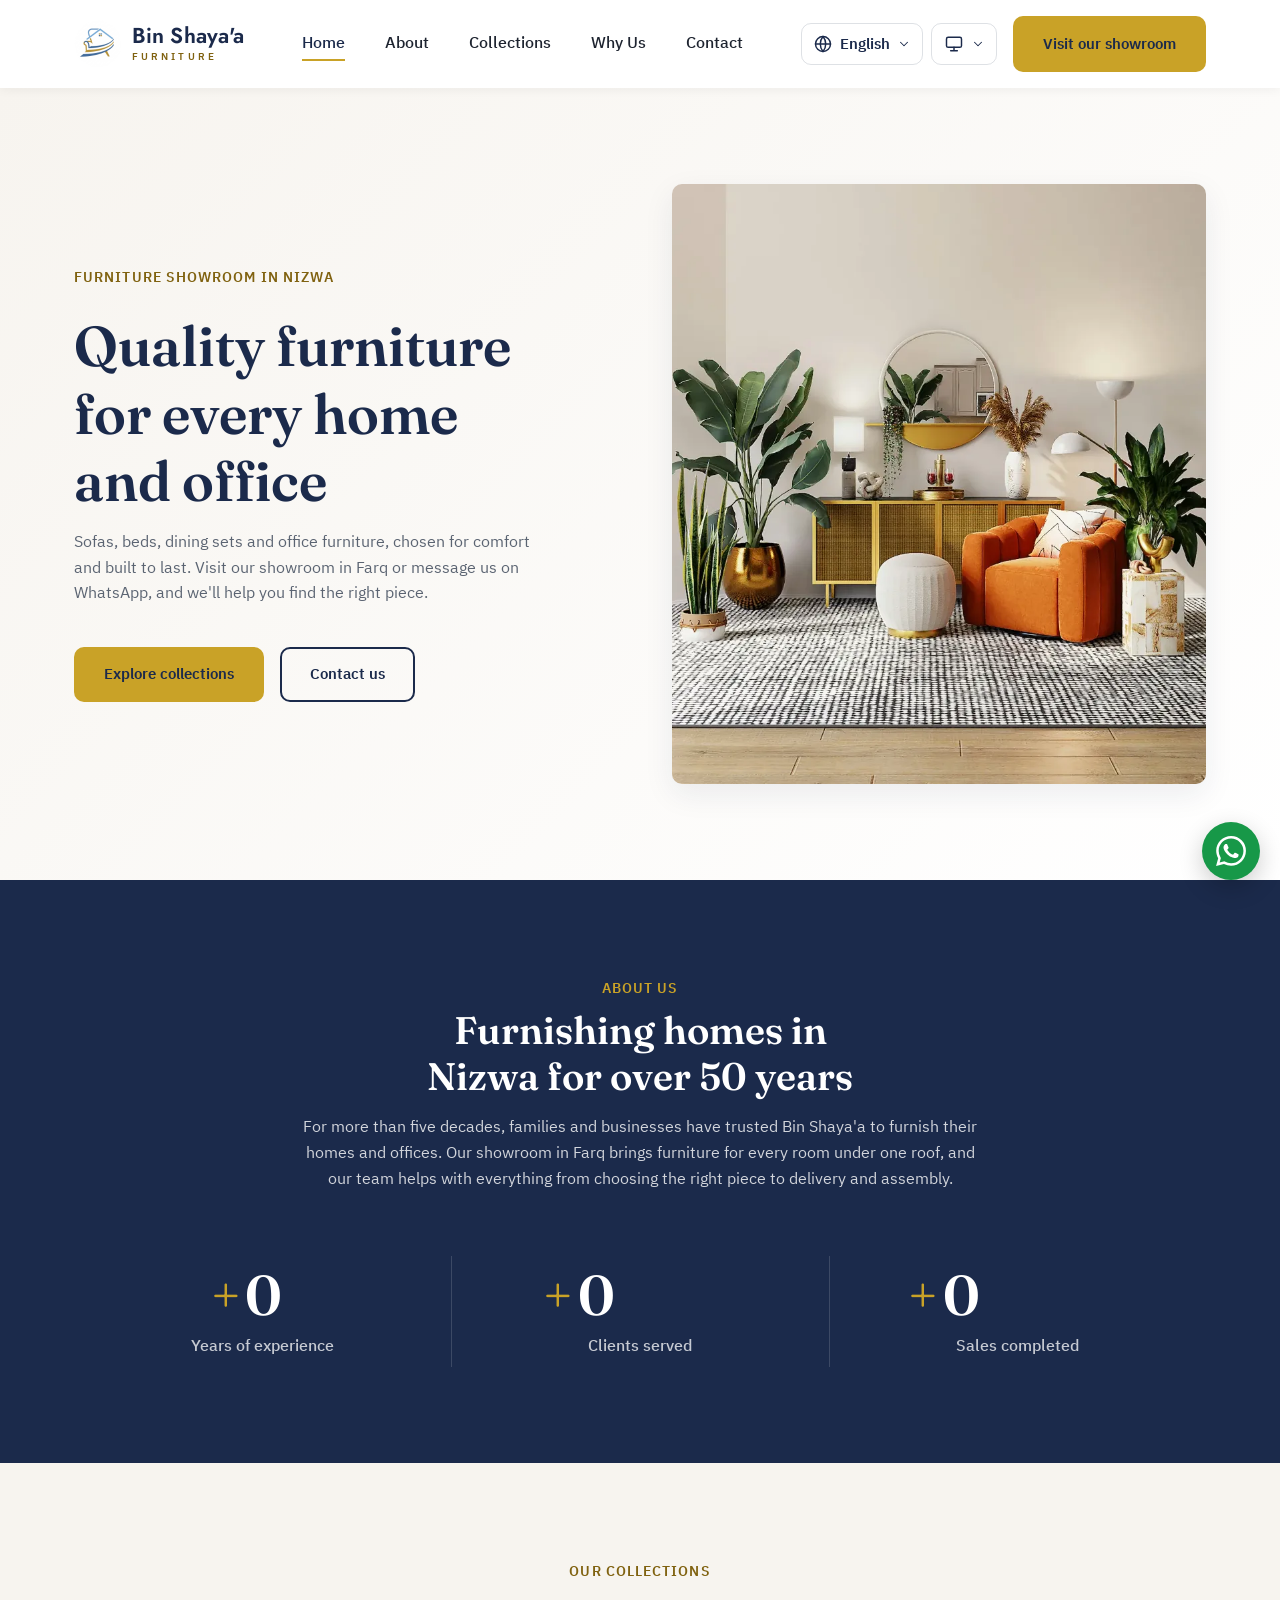
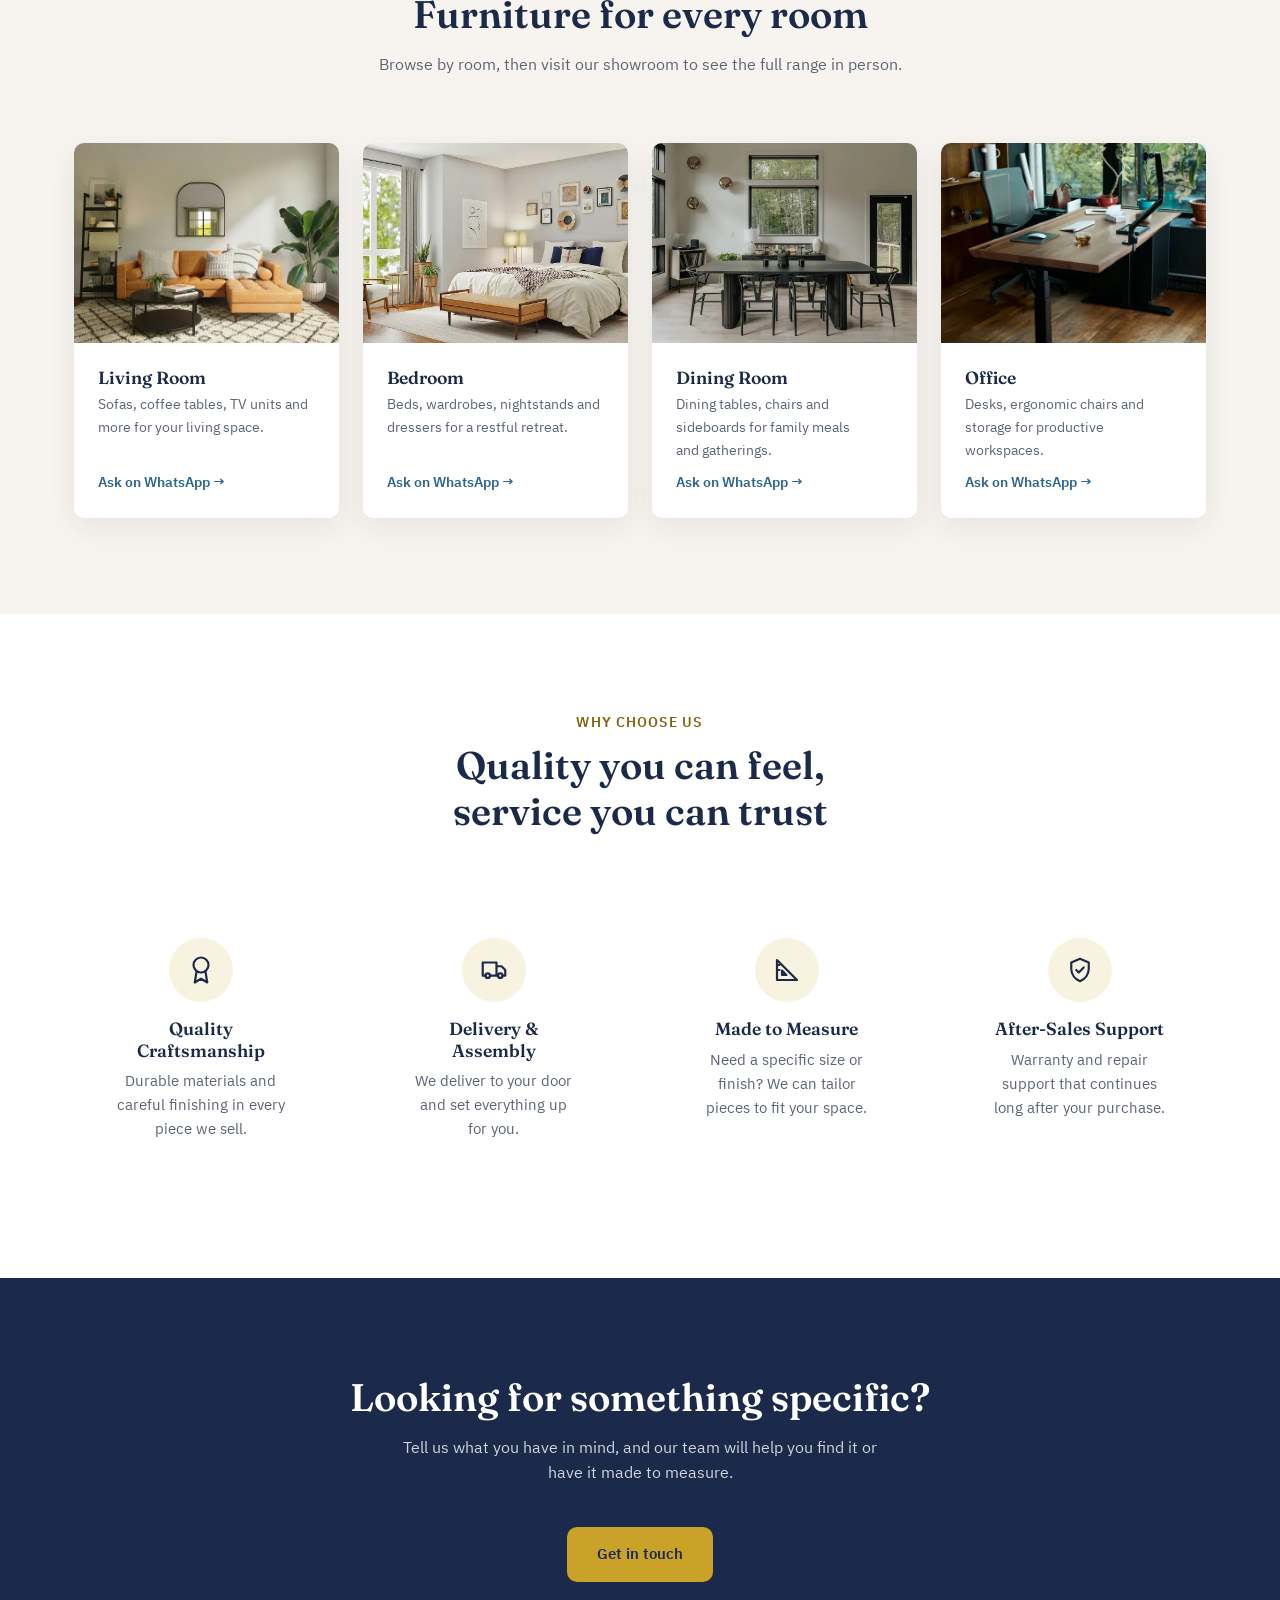
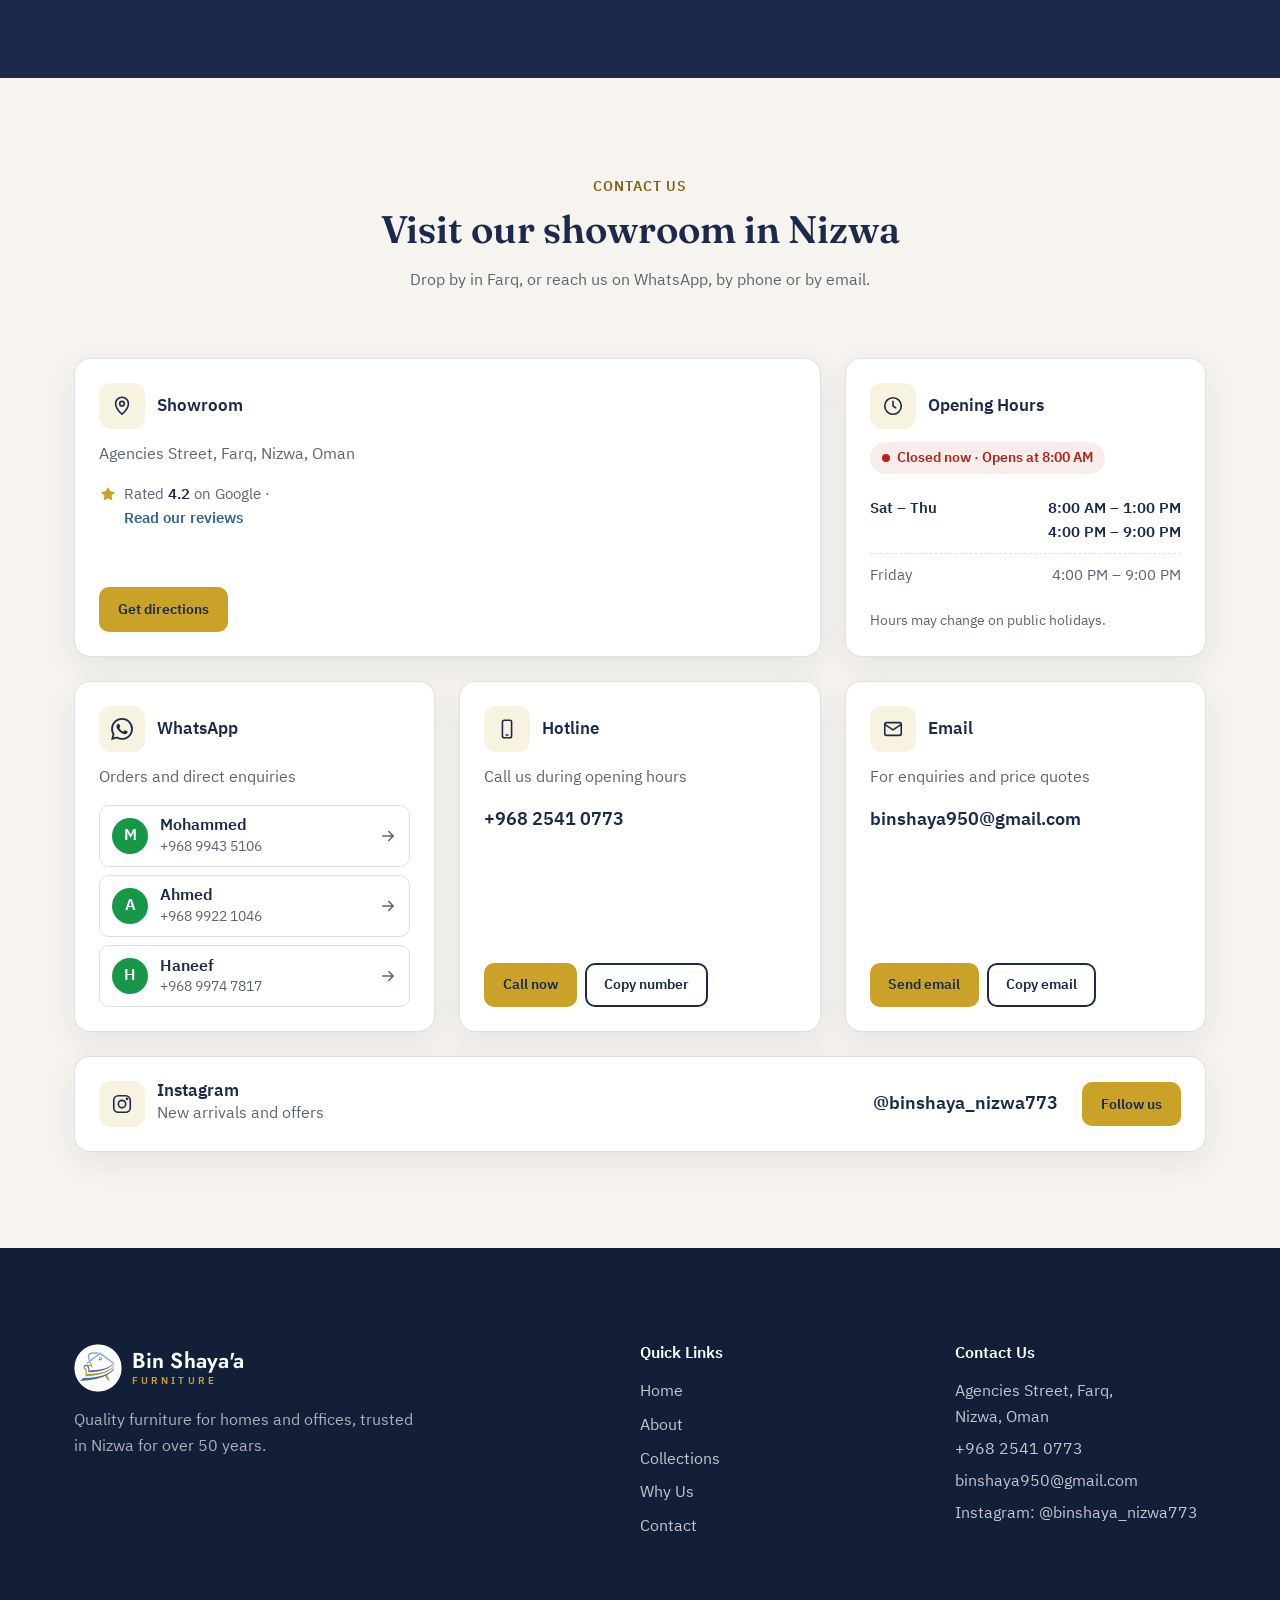
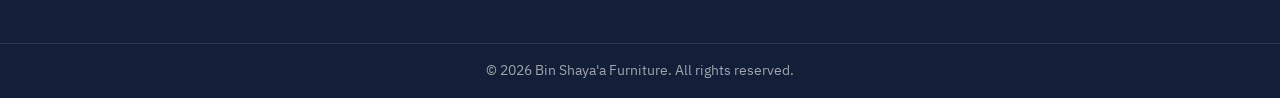
<file: docs/index.html>
<!DOCTYPE html>
<html lang = "en">
<head>
    <meta charset ="UTF-8">
    <meta name ="viewport" content="width=device-width, initial-scale=1.0">
    <meta name = "description" content = "Bin Shaya'a, a furniture showroom in Farq, Nizwa, trusted for over 50 years: sofas, beds, dining sets and office furniture, with delivery, assembly and custom sizes.">
    <meta name = "theme-color" content = "#1B2A4B" media = "(prefers-color-scheme: light)">
    <meta name = "theme-color" content = "#111111" media = "(prefers-color-scheme: dark)">
    <meta name = "color-scheme" content = "light dark">

    <!-- Apply the saved theme before the page is drawn, so it never flashes the wrong colours -->
    <script>
        try {
            const savedTheme = localStorage.getItem('theme');
            if (savedTheme === 'light' || savedTheme === 'dark') document.documentElement.dataset.theme = savedTheme;
        } catch (error) {}
    </script>

    <title> Bin Shaya'a | Furniture Showroom in Nizwa, Oman </title>

    <link rel = "canonical" href = "https://binshaya-furniture.onrender.com/">
    <link rel = "alternate" hreflang = "en" href = "https://binshaya-furniture.onrender.com/">
    <link rel = "alternate" hreflang = "ar" href = "https://binshaya-furniture.onrender.com/ar/">
    <link rel = "alternate" hreflang = "x-default" href = "https://binshaya-furniture.onrender.com/">
    <link rel = "icon" href = "assets/images/logo-96.png" type = "image/png" sizes = "96x96">
    <link rel = "apple-touch-icon" href = "assets/images/apple-touch-icon.png">

    <!-- Link previews when the site is shared (WhatsApp, Instagram, Facebook, X) -->
    <meta property = "og:type" content = "website">
    <meta property = "og:site_name" content = "Bin Shaya'a Furniture">
    <meta property = "og:title" content = "Bin Shaya'a | Furniture Showroom in Nizwa, Oman">
    <meta property = "og:description" content = "Sofas, beds, dining sets and office furniture from a Nizwa showroom trusted for over 50 years. Delivery, assembly and custom sizes available.">
    <meta property = "og:url" content = "https://binshaya-furniture.onrender.com/">
    <meta property = "og:image" content = "https://binshaya-furniture.onrender.com/assets/images/og-image.jpg">
    <meta property = "og:image:width" content = "1200">
    <meta property = "og:image:height" content = "630">
    <meta property = "og:image:alt" content = "Bin Shaya'a Furniture showroom in Nizwa, Oman">
    <meta property = "og:locale" content = "en_US">
    <meta name = "twitter:card" content = "summary_large_image">

    <!-- Business details for Google Search and Maps -->
    <script type = "application/ld+json">
    {
        "@context": "https://schema.org",
        "@type": "FurnitureStore",
        "name": "Bin Shaya'a Furniture",
        "alternateName": "مفروشات بن شائع",
        "url": "https://binshaya-furniture.onrender.com/",
        "logo": "https://binshaya-furniture.onrender.com/assets/images/logo.png",
        "image": "https://binshaya-furniture.onrender.com/assets/images/og-image.jpg",
        "telephone": "+96825410773",
        "email": "binshaya950@gmail.com",
        "address": {
            "@type": "PostalAddress",
            "streetAddress": "Agencies Street, Farq",
            "addressLocality": "Nizwa",
            "addressRegion": "Ad Dakhiliyah",
            "addressCountry": "OM"
        },
        "geo": {
            "@type": "GeoCoordinates",
            "latitude": 22.8949019,
            "longitude": 57.5307209
        },
        "hasMap": "https://maps.app.goo.gl/mPP3jFH5fj2A8CNR6",
        "openingHoursSpecification": [
            {
                "@type": "OpeningHoursSpecification",
                "dayOfWeek": ["Saturday", "Sunday", "Monday", "Tuesday", "Wednesday", "Thursday"],
                "opens": "08:00",
                "closes": "13:00"
            },
            {
                "@type": "OpeningHoursSpecification",
                "dayOfWeek": ["Saturday", "Sunday", "Monday", "Tuesday", "Wednesday", "Thursday", "Friday"],
                "opens": "16:00",
                "closes": "21:00"
            }
        ],
        "sameAs": ["https://www.instagram.com/binshaya_nizwa773/", "https://maps.google.com/?cid=1281486642649214182"]
    }
    </script>

    <!-- Google Fonts -->
    <link rel = "preconnect" href = "https://fonts.googleapis.com">
    <link rel = "preconnect" href = "https://fonts.gstatic.com" crossorigin>
    <link href = "https://fonts.googleapis.com/css2?family=Fraunces:opsz,wght@9..144,600..700&family=IBM+Plex+Sans+Arabic:wght@400;500;600&family=Jost:wght@600&family=Noto+Naskh+Arabic:wght@600..700&display=swap" rel = "stylesheet">

    <link rel = "stylesheet" href = "css/style.css">

</head>
<body>

    <header class = "site-header">
        <div class = "container nav-container">

            <a href = "#home" class = "logo">
                <img src = "assets/images/logo-96.png" class = "logo-img" alt = "" width = "96" height = "96">
                <span class = "logo-wordmark">
                    <span class = "logo-text"> Bin Shaya'a </span>
                    <span class = "logo-tagline"> Furniture </span>
                </span>
            </a>

            <nav class = "main-nav" id = "main-nav" aria-label = "Main Navigation">
                <ul class = "nav-list" >

                    <li><a href="#home" class = "nav-link"> Home </a></li>
                    <li><a href="#about" class = "nav-link"> About </a></li>
                    <li><a href="#collections" class = "nav-link"> Collections </a></li>
                    <li><a href="#why-us" class = "nav-link"> Why Us </a></li>
                    <li><a href="#contact" class = "nav-link"> Contact </a></li>

                </ul>
            </nav>

            <div class = "header-actions">

                <div class = "dropdown">
                    <button type = "button" class = "dropdown-toggle" id = "lang-toggle" aria-label = "Language (English)" aria-haspopup = "true" aria-expanded = "false" aria-controls = "lang-menu">
                        <svg viewBox = "0 0 24 24" aria-hidden = "true"><circle cx = "12" cy = "12" r = "9"/><path d = "M3 12h18M12 3a14 14 0 0 1 0 18M12 3a14 14 0 0 0 0 18"/></svg>
                        <span class = "lang-name"> English </span>
                        <svg class = "chevron" viewBox = "0 0 24 24" aria-hidden = "true"><path d = "m6 9 6 6 6-6"/></svg>
                    </button>
                    <div class = "dropdown-menu" id = "lang-menu" hidden>
                        <a href = "./" class = "dropdown-item" lang = "en" hreflang = "en" aria-current = "page">
                            <span class = "lang-code"> EN </span>
                            English
                            <svg class = "check" viewBox = "0 0 24 24" aria-hidden = "true"><path d = "m5 12 5 5 9-10"/></svg>
                        </a>
                        <a href = "ar/" class = "dropdown-item" lang = "ar" hreflang = "ar">
                            <span class = "lang-code"> ع </span>
                            العربية
                            <svg class = "check" viewBox = "0 0 24 24" aria-hidden = "true"><path d = "m5 12 5 5 9-10"/></svg>
                        </a>
                    </div>
                </div>

                <div class = "dropdown">
                    <button type = "button" class = "dropdown-toggle" id = "theme-toggle" aria-label = "Theme" aria-haspopup = "true" aria-expanded = "false" aria-controls = "theme-menu">
                        <svg class = "theme-icon theme-icon-light" viewBox = "0 0 24 24" aria-hidden = "true"><circle cx = "12" cy = "12" r = "4"/><path d = "M12 2v2M12 20v2M4.9 4.9l1.4 1.4M17.7 17.7l1.4 1.4M2 12h2M20 12h2M4.9 19.1l1.4-1.4M17.7 6.3l1.4-1.4"/></svg>
                        <svg class = "theme-icon theme-icon-dark" viewBox = "0 0 24 24" aria-hidden = "true"><path d = "M20 14.5A8 8 0 0 1 9.5 4a8 8 0 1 0 10.5 10.5z"/></svg>
                        <svg class = "theme-icon theme-icon-system" viewBox = "0 0 24 24" aria-hidden = "true"><rect x = "3" y = "4" width = "18" height = "12" rx = "2"/><path d = "M8 20h8M12 16v4"/></svg>
                        <svg class = "chevron" viewBox = "0 0 24 24" aria-hidden = "true"><path d = "m6 9 6 6 6-6"/></svg>
                    </button>
                    <div class = "dropdown-menu" id = "theme-menu" role = "group" aria-label = "Theme" hidden>
                        <button type = "button" class = "dropdown-item" data-theme-choice = "light" aria-pressed = "false">
                            <svg viewBox = "0 0 24 24" aria-hidden = "true"><circle cx = "12" cy = "12" r = "4"/><path d = "M12 2v2M12 20v2M4.9 4.9l1.4 1.4M17.7 17.7l1.4 1.4M2 12h2M20 12h2M4.9 19.1l1.4-1.4M17.7 6.3l1.4-1.4"/></svg>
                            Light
                            <svg class = "check" viewBox = "0 0 24 24" aria-hidden = "true"><path d = "m5 12 5 5 9-10"/></svg>
                        </button>
                        <button type = "button" class = "dropdown-item" data-theme-choice = "system" aria-pressed = "true">
                            <svg viewBox = "0 0 24 24" aria-hidden = "true"><rect x = "3" y = "4" width = "18" height = "12" rx = "2"/><path d = "M8 20h8M12 16v4"/></svg>
                            System
                            <svg class = "check" viewBox = "0 0 24 24" aria-hidden = "true"><path d = "m5 12 5 5 9-10"/></svg>
                        </button>
                        <button type = "button" class = "dropdown-item" data-theme-choice = "dark" aria-pressed = "false">
                            <svg viewBox = "0 0 24 24" aria-hidden = "true"><path d = "M20 14.5A8 8 0 0 1 9.5 4a8 8 0 1 0 10.5 10.5z"/></svg>
                            Dark
                            <svg class = "check" viewBox = "0 0 24 24" aria-hidden = "true"><path d = "m5 12 5 5 9-10"/></svg>
                        </button>
                    </div>
                </div>

                <a href = "#contact" class = "btn btn-primary nav-cta"> Visit our showroom </a>

                <button class = "nav-toggle" id = "nav-toggle" aria-label = "Toggle menu" aria-expanded = "false" aria-controls = "main-nav">
                    <span class = "bar"></span>
                    <span class = "bar"></span>
                    <span class = "bar"></span>
                </button>

            </div>

        </div>
    </header>

    <!-- Main content (Hero section) -->

    <main>

        <section class = "hero" id = "home">
            <div class = "container hero-container">

                <div class = "hero-content">

                    <p class = "eyebrow"> Furniture showroom in Nizwa </p>
                    <h1> Quality furniture for every home and office </h1>
                    <p class = "hero-text">
                        Sofas, beds, dining sets and office furniture, chosen for comfort and built to last.
                        Visit our showroom in Farq or message us on WhatsApp, and we'll help you find the right piece.
                    </p>

                    <div class = "hero-actions">
                        <a href = "#collections" class = "btn btn-primary"> Explore collections </a>
                        <a href = "#contact" class = "btn btn-outline"> Contact us </a>
                    </div>

                </div>

                <div class = "hero-image">
                    <img src = "assets/images/hero.webp" srcset = "assets/images/hero-800.webp 800w, assets/images/hero.webp 1200w" sizes = "(max-width: 960px) calc(100vw - 48px), 534px" alt = "Modern living room with a comfortable sofa" width = "1200" height = "2133" fetchpriority = "high">
                </div>

            </div>
        </section>

        <!-- About section (the numbers count up as they scroll into view; script.js reads them from the page) -->

        <section class = "about section band" id = "about" aria-labelledby = "about-title">
            <div class = "container">

                <div class = "about-content">
                    <p class = "eyebrow"> About Us </p>
                    <h2 id = "about-title"> Furnishing homes in Nizwa for over 50 years </h2>
                    <p>
                        For more than five decades, families and businesses have trusted Bin Shaya'a to furnish their homes and offices.
                        Our showroom in Farq brings furniture for every room under one roof, and our team helps with everything
                        from choosing the right piece to delivery and assembly.
                    </p>
                </div>

                <ul class = "stats">
                    <li class = "stat">
                        <span class = "stat-value"><span class = "stat-plus">+</span><span class = "stat-number">50</span></span>
                        <span class = "stat-label"> Years of experience </span>
                    </li>
                    <li class = "stat">
                        <span class = "stat-value"><span class = "stat-plus">+</span><span class = "stat-number">4,000</span></span>
                        <span class = "stat-label"> Clients served </span>
                    </li>
                    <li class = "stat">
                        <span class = "stat-value"><span class = "stat-plus">+</span><span class = "stat-number">19,000</span></span>
                        <span class = "stat-label"> Sales completed </span>
                    </li>
                </ul>

            </div>
        </section>

        <!-- Collections section -->

        <section class = "collections section section-alt" id = "collections">
            <div class = "container">

                <div class = "section-header">
                    <p class = "eyebrow"> Our Collections </p>
                    <h2> Furniture for every room </h2>
                    <p class = "section-intro"> Browse by room, then visit our showroom to see the full range in person. </p>
                </div>

                <div class = "collections-grid">

                    <article class = "collection-card">
                        <img src = "assets/images/living-room.webp" srcset = "assets/images/living-room-600.webp 600w, assets/images/living-room.webp 1200w" sizes = "(max-width: 720px) calc(100vw - 48px), (max-width: 960px) calc(50vw - 36px), 270px" alt = "Living room furniture collection" width = "1200" height = "1200" loading = "lazy">
                        <div class = "collection-info">
                            <h3> Living Room </h3>
                            <p> Sofas, coffee tables, TV units and more for your living space.</p>
                            <a href = "#contact" class = "text-link" data-open-whatsapp data-whatsapp-message = "Hello Bin Shaya'a Furniture, I found you through your website and would like to ask about your living room furniture."> Ask on WhatsApp &rarr;</a>
                        </div>
                    </article>

                    <article class = "collection-card">
                        <img src = "assets/images/bedroom.webp" srcset = "assets/images/bedroom-600.webp 600w, assets/images/bedroom.webp 1200w" sizes = "(max-width: 720px) calc(100vw - 48px), (max-width: 960px) calc(50vw - 36px), 270px" alt = "Bedroom furniture collection" width = "1200" height = "675" loading = "lazy">
                        <div class = "collection-info">
                            <h3> Bedroom </h3>
                            <p> Beds, wardrobes, nightstands and dressers for a restful retreat.</p>
                            <a href = "#contact" class = "text-link" data-open-whatsapp data-whatsapp-message = "Hello Bin Shaya'a Furniture, I found you through your website and would like to ask about your bedroom furniture."> Ask on WhatsApp &rarr;</a>
                        </div>
                    </article>

                    <article class = "collection-card">
                        <img src = "assets/images/dining-room.webp" srcset = "assets/images/dining-room-600.webp 600w, assets/images/dining-room.webp 1200w" sizes = "(max-width: 720px) calc(100vw - 48px), (max-width: 960px) calc(50vw - 36px), 270px" alt = "Dining room furniture collection" width = "1200" height = "800" loading = "lazy">
                        <div class = "collection-info">
                            <h3> Dining Room </h3>
                            <p> Dining tables, chairs and sideboards for family meals and gatherings.</p>
                            <a href = "#contact" class = "text-link" data-open-whatsapp data-whatsapp-message = "Hello Bin Shaya'a Furniture, I found you through your website and would like to ask about your dining room furniture."> Ask on WhatsApp &rarr;</a>
                        </div>
                    </article>

                    <article class = "collection-card">
                        <img src = "assets/images/office.webp" srcset = "assets/images/office-600.webp 600w, assets/images/office.webp 1200w" sizes = "(max-width: 720px) calc(100vw - 48px), (max-width: 960px) calc(50vw - 36px), 270px" alt = "Office furniture collection" width = "1200" height = "1800" loading = "lazy">
                        <div class = "collection-info">
                            <h3> Office </h3>
                            <p> Desks, ergonomic chairs and storage for productive workspaces.</p>
                            <a href = "#contact" class = "text-link" data-open-whatsapp data-whatsapp-message = "Hello Bin Shaya'a Furniture, I found you through your website and would like to ask about your office furniture."> Ask on WhatsApp &rarr;</a>
                        </div>
                    </article>
                </div>
            </div>
        </section>

        <!-- Features section -->

        <section class = "features section" id = "why-us">
            <div class = "container">

                <div class = "section-header">
                    <p class = "eyebrow"> Why Choose Us </p>
                    <h2> Quality you can feel, service you can trust </h2>
                </div>

                <div class = "features-grid">

                    <article class = "feature-card">
                        <span class = "feature-icon" aria-hidden = "true">
                            <svg viewBox = "0 0 24 24"><circle cx = "12" cy = "8" r = "6"/><path d = "M15.5 12.9 17 22l-5-3-5 3 1.5-9.1"/></svg>
                        </span>
                        <h3> Quality Craftsmanship </h3>
                        <p> Durable materials and careful finishing in every piece we sell.</p>
                    </article>

                    <article class = "feature-card">
                        <span class = "feature-icon" aria-hidden = "true">
                            <svg viewBox = "0 0 24 24"><path d = "M3 16.5V6h11v10.5M14 9h4l3 3v4.5M3 16.5h2.2M8.8 16.5h6.4M18.8 16.5H21"/><circle cx = "7" cy = "16.5" r = "1.8"/><circle cx = "17" cy = "16.5" r = "1.8"/></svg>
                        </span>
                        <h3> Delivery &amp; Assembly </h3>
                        <p> We deliver to your door and set everything up for you.</p>
                    </article>

                    <article class = "feature-card">
                        <span class = "feature-icon" aria-hidden = "true">
                            <svg viewBox = "0 0 24 24"><path d = "M4 20V4l16 16z"/><path d = "M8 16v-3.5l3.5 3.5z"/><path d = "M4 8h2M4 12h2"/></svg>
                        </span>
                        <h3> Made to Measure </h3>
                        <p> Need a specific size or finish? We can tailor pieces to fit your space.</p>
                    </article>

                    <article class = "feature-card">
                        <span class = "feature-icon" aria-hidden = "true">
                            <svg viewBox = "0 0 24 24"><path d = "M12 3l7 3v5c0 4.5-3 8.3-7 10-4-1.7-7-5.5-7-10V6z"/><path d = "m9 12 2 2 4-4"/></svg>
                        </span>
                        <h3> After-Sales Support </h3>
                        <p> Warranty and repair support that continues long after your purchase.</p>
                    </article>

                </div>

            </div>
        </section>

        <!-- Call-to-action section -->

        <section class = "cta section band" aria-labelledby = "cta-title">

            <div class = "container cta-container">
                <h2 id = "cta-title"> Looking for something specific? </h2>
                <p> Tell us what you have in mind, and our team will help you find it or have it made to measure.</p>
                <a href = "#contact" class = "btn btn-primary"> Get in touch </a>
            </div>

        </section>

        <!-- Contact section -->

        <section class = "contact section section-alt" id = "contact">
            <div class = "container">

                <div class = "section-header">
                    <p class = "eyebrow"> Contact Us </p>
                    <h2> Visit our showroom in Nizwa </h2>
                    <p class = "section-intro"> Drop by in Farq, or reach us on WhatsApp, by phone or by email. </p>
                </div>

                <div class = "contact-cards">

                    <article class = "contact-card contact-card-showroom">
                        <div class = "contact-card-body">
                            <div class = "contact-card-head">
                                <span class = "contact-icon" aria-hidden = "true">
                                    <svg viewBox = "0 0 24 24"><path d = "M12 21s-7-6.2-7-11.5a7 7 0 0 1 14 0C19 14.8 12 21 12 21z"/><circle cx = "12" cy = "9.5" r = "2.5"/></svg>
                                </span>
                                <h3> Showroom </h3>
                            </div>
                            <p> Agencies Street, Farq, Nizwa, Oman </p>
                            <!-- Google rating: update the number by hand now and then -->
                            <a href = "https://maps.google.com/?cid=1281486642649214182" class = "rating-link" target = "_blank" rel = "noopener">
                                <svg viewBox = "0 0 24 24" aria-hidden = "true"><path d = "M12 2.5l2.94 5.96 6.56.95-4.75 4.63 1.12 6.54L12 17.5l-5.87 3.08 1.12-6.54L2.5 9.41l6.56-.95z"/></svg>
                                <span> Rated <strong>4.2</strong> on Google &middot; <span class = "rating-more">Read our reviews</span> </span>
                            </a>
                            <div class = "contact-actions">
                                <a href = "https://maps.app.goo.gl/mPP3jFH5fj2A8CNR6" class = "btn btn-primary btn-sm" target = "_blank" rel = "noopener"> Get directions </a>
                            </div>
                        </div>
                        <div class = "contact-map">
                            <iframe src = "https://www.google.com/maps/embed?origin=mfe&amp;pb=!1m3!2m1!1s22.8949019,57.5307209!6i16" title = "Map showing the Bin Shaya'a showroom in Farq, Nizwa" loading = "lazy" referrerpolicy = "no-referrer-when-downgrade" allowfullscreen></iframe>
                        </div>
                    </article>

                    <article class = "contact-card contact-card-hours">
                        <div class = "contact-card-head">
                            <span class = "contact-icon" aria-hidden = "true">
                                <svg viewBox = "0 0 24 24"><circle cx = "12" cy = "12" r = "9"/><path d = "M12 7v5l3 2"/></svg>
                            </span>
                            <h3> Opening Hours </h3>
                        </div>
                        <p class = "open-status" id = "open-status" aria-live = "polite" hidden></p>
                        <ul class = "hours-list">
                            <li data-days = "6,0,1,2,3,4">
                                <span class = "hours-day"> Sat &ndash; Thu </span>
                                <span class = "hours-time"> 8:00 AM &ndash; 1:00 PM <br> 4:00 PM &ndash; 9:00 PM </span>
                            </li>
                            <li data-days = "5">
                                <span class = "hours-day"> Friday </span>
                                <span class = "hours-time"> 4:00 PM &ndash; 9:00 PM </span>
                            </li>
                        </ul>
                        <p class = "contact-note"> Hours may change on public holidays. </p>
                    </article>

                    <article class = "contact-card contact-card-whatsapp">
                        <div class = "contact-card-head">
                            <span class = "contact-icon" aria-hidden = "true">
                                <svg viewBox = "0 0 24 24" class = "icon-fill"><path d = "M17.472 14.382c-.297-.149-1.758-.867-2.03-.967-.273-.099-.471-.148-.67.15-.197.297-.767.966-.94 1.164-.173.199-.347.223-.644.075-.297-.15-1.255-.463-2.39-1.475-.883-.788-1.48-1.761-1.653-2.059-.173-.297-.018-.458.13-.606.134-.133.298-.347.446-.52.149-.174.198-.298.298-.497.099-.198.05-.371-.025-.52-.075-.149-.669-1.612-.916-2.207-.242-.579-.487-.5-.669-.51-.173-.008-.371-.01-.57-.01-.198 0-.52.074-.792.372-.272.297-1.04 1.016-1.04 2.479 0 1.462 1.065 2.875 1.213 3.074.149.198 2.096 3.2 5.077 4.487.709.306 1.262.489 1.694.625.712.227 1.36.195 1.871.118.571-.085 1.758-.719 2.006-1.413.248-.694.248-1.289.173-1.413-.074-.124-.272-.198-.57-.347m-5.421 7.403h-.004a9.87 9.87 0 01-5.031-1.378l-.361-.214-3.741.982.998-3.648-.235-.374a9.86 9.86 0 01-1.51-5.26c.001-5.45 4.436-9.884 9.888-9.884 2.64 0 5.122 1.03 6.988 2.898a9.825 9.825 0 012.893 6.994c-.003 5.45-4.437 9.884-9.885 9.884m8.413-18.297A11.815 11.815 0 0012.05 0C5.495 0 .16 5.335.157 11.892c0 2.096.547 4.142 1.588 5.945L.057 24l6.305-1.654a11.882 11.882 0 005.683 1.448h.005c6.554 0 11.89-5.335 11.893-11.893a11.821 11.821 0 00-3.48-8.413Z"/></svg>
                            </span>
                            <h3> WhatsApp </h3>
                        </div>
                        <p> Orders and direct enquiries </p>
                        <ul class = "wa-contacts">
                                <li>
                                    <a href = "https://api.whatsapp.com/send?phone=96899435106&amp;text=Hello%20Bin%20Shaya%27a%20Furniture%2C%20I%20found%20you%20through%20your%20website%20and%20would%20like%20to%20make%20an%20enquiry." class = "wa-contact" target = "_blank" rel = "noopener">
                                        <span class = "wa-avatar" aria-hidden = "true"> M </span>
                                        <span class = "wa-contact-text">
                                            <span class = "wa-contact-name"> Mohammed </span>
                                            <span class = "wa-contact-number"> +968 9943 5106 </span>
                                        </span>
                                        <svg class = "arrow" viewBox = "0 0 24 24" aria-hidden = "true"><path d = "M5 12h14M13 6l6 6-6 6"/></svg>
                                    </a>
                                </li>
                                <li>
                                    <a href = "https://api.whatsapp.com/send?phone=96899221046&amp;text=Hello%20Bin%20Shaya%27a%20Furniture%2C%20I%20found%20you%20through%20your%20website%20and%20would%20like%20to%20make%20an%20enquiry." class = "wa-contact" target = "_blank" rel = "noopener">
                                        <span class = "wa-avatar" aria-hidden = "true"> A </span>
                                        <span class = "wa-contact-text">
                                            <span class = "wa-contact-name"> Ahmed </span>
                                            <span class = "wa-contact-number"> +968 9922 1046 </span>
                                        </span>
                                        <svg class = "arrow" viewBox = "0 0 24 24" aria-hidden = "true"><path d = "M5 12h14M13 6l6 6-6 6"/></svg>
                                    </a>
                                </li>
                                <li>
                                    <a href = "https://api.whatsapp.com/send?phone=96899747817&amp;text=Hello%20Bin%20Shaya%27a%20Furniture%2C%20I%20found%20you%20through%20your%20website%20and%20would%20like%20to%20make%20an%20enquiry." class = "wa-contact" target = "_blank" rel = "noopener">
                                        <span class = "wa-avatar" aria-hidden = "true"> H </span>
                                        <span class = "wa-contact-text">
                                            <span class = "wa-contact-name"> Haneef </span>
                                            <span class = "wa-contact-number"> +968 9974 7817 </span>
                                        </span>
                                        <svg class = "arrow" viewBox = "0 0 24 24" aria-hidden = "true"><path d = "M5 12h14M13 6l6 6-6 6"/></svg>
                                    </a>
                                </li>
                        </ul>
                    </article>

                    <article class = "contact-card contact-card-hotline">
                        <div class = "contact-card-head">
                            <span class = "contact-icon" aria-hidden = "true">
                                <svg viewBox = "0 0 24 24"><rect x = "7" y = "2.5" width = "10" height = "19" rx = "2"/><path d = "M11 18.5h2"/></svg>
                            </span>
                            <h3> Hotline </h3>
                        </div>
                        <p> Call us during opening hours </p>
                        <p class = "contact-value"><a href = "tel:+96825410773"> +968 2541 0773 </a></p>
                        <div class = "contact-actions">
                            <a href = "tel:+96825410773" class = "btn btn-primary btn-sm"> Call now </a>
                            <button type = "button" class = "btn btn-outline btn-sm" data-copy = "+968 2541 0773" data-copied = "Copied!" aria-live = "polite"> Copy number </button>
                        </div>
                    </article>

                    <article class = "contact-card contact-card-email">
                        <div class = "contact-card-head">
                            <span class = "contact-icon" aria-hidden = "true">
                                <svg viewBox = "0 0 24 24"><rect x = "3" y = "5" width = "18" height = "14" rx = "2"/><path d = "m3 7 9 6 9-6"/></svg>
                            </span>
                            <h3> Email </h3>
                        </div>
                        <p> For enquiries and price quotes </p>
                        <p class = "contact-value"><a href = "mailto:binshaya950@gmail.com"> binshaya950@gmail.com </a></p>
                        <div class = "contact-actions">
                            <a href = "mailto:binshaya950@gmail.com" class = "btn btn-primary btn-sm"> Send email </a>
                            <button type = "button" class = "btn btn-outline btn-sm" data-copy = "binshaya950@gmail.com" data-copied = "Copied!" aria-live = "polite"> Copy email </button>
                        </div>
                    </article>

                    <article class = "contact-card contact-card-instagram">
                        <div class = "contact-card-head">
                            <span class = "contact-icon" aria-hidden = "true">
                                <svg viewBox = "0 0 24 24"><rect x = "3" y = "3" width = "18" height = "18" rx = "5"/><circle cx = "12" cy = "12" r = "4"/><circle cx = "17.5" cy = "6.5" r = "0.6"/></svg>
                            </span>
                            <div>
                                <h3> Instagram </h3>
                                <p> New arrivals and offers </p>
                            </div>
                        </div>
                        <p class = "contact-value"><a href = "https://www.instagram.com/binshaya_nizwa773/" target = "_blank" rel = "noopener"> @binshaya_nizwa773 </a></p>
                        <div class = "contact-actions">
                            <a href = "https://www.instagram.com/binshaya_nizwa773/" class = "btn btn-primary btn-sm" target = "_blank" rel = "noopener"> Follow us </a>
                        </div>
                    </article>

                </div>


            </div>
        </section>

    </main>

    <!-- Footer section -->

    <footer class = "site-footer">
        <div class = "container footer-grid">

            <div class = "footer-brand">
                <a href = "#home" class = "logo">
                    <img src = "assets/images/logo-96.png" class = "logo-img" alt = "" width = "96" height = "96">
                    <span class = "logo-wordmark">
                        <span class = "logo-text"> Bin Shaya'a </span>
                        <span class = "logo-tagline"> Furniture </span>
                    </span>
                </a>
                <p> Quality furniture for homes and offices, trusted in Nizwa for over 50 years.</p>
            </div>

            <div class = "footer-links">
                <h2> Quick Links </h2>
                <ul>
                    <li><a href = "#home"> Home </a></li>
                    <li><a href = "#about"> About </a></li>
                    <li><a href = "#collections"> Collections </a></li>
                    <li><a href = "#why-us"> Why Us </a></li>
                    <li><a href = "#contact"> Contact </a></li>
                </ul>
            </div>

            <div class = "footer-contact">
                <h2> Contact Us </h2>
                <address>
                    <p> Agencies Street, Farq, Nizwa, Oman </p>
                    <p><a href = "tel:+96825410773"> +968 2541 0773 </a></p>
                    <p><a href = "mailto:binshaya950@gmail.com"> binshaya950@gmail.com </a></p>
                    <p><a href = "https://www.instagram.com/binshaya_nizwa773/" target = "_blank" rel = "noopener"> Instagram: @binshaya_nizwa773 </a></p>
                </address>
            </div>

        </div>

        <div class = "footer-bottom">
            <div class = "container">
                <p>&copy; <span id = "current-year"> 2026 </span> Bin Shaya'a Furniture. All rights reserved.</p>
            </div>
        </div>

    </footer>

    <!-- WhatsApp chat button (works without JavaScript; script.js only adds closing on outside click / Escape) -->

    <details class = "wa-widget" id = "wa-widget">
        <summary class = "wa-button">
            <svg viewBox = "0 0 24 24" aria-hidden = "true"><path d = "M17.472 14.382c-.297-.149-1.758-.867-2.03-.967-.273-.099-.471-.148-.67.15-.197.297-.767.966-.94 1.164-.173.199-.347.223-.644.075-.297-.15-1.255-.463-2.39-1.475-.883-.788-1.48-1.761-1.653-2.059-.173-.297-.018-.458.13-.606.134-.133.298-.347.446-.52.149-.174.198-.298.298-.497.099-.198.05-.371-.025-.52-.075-.149-.669-1.612-.916-2.207-.242-.579-.487-.5-.669-.51-.173-.008-.371-.01-.57-.01-.198 0-.52.074-.792.372-.272.297-1.04 1.016-1.04 2.479 0 1.462 1.065 2.875 1.213 3.074.149.198 2.096 3.2 5.077 4.487.709.306 1.262.489 1.694.625.712.227 1.36.195 1.871.118.571-.085 1.758-.719 2.006-1.413.248-.694.248-1.289.173-1.413-.074-.124-.272-.198-.57-.347m-5.421 7.403h-.004a9.87 9.87 0 01-5.031-1.378l-.361-.214-3.741.982.998-3.648-.235-.374a9.86 9.86 0 01-1.51-5.26c.001-5.45 4.436-9.884 9.888-9.884 2.64 0 5.122 1.03 6.988 2.898a9.825 9.825 0 012.893 6.994c-.003 5.45-4.437 9.884-9.885 9.884m8.413-18.297A11.815 11.815 0 0012.05 0C5.495 0 .16 5.335.157 11.892c0 2.096.547 4.142 1.588 5.945L.057 24l6.305-1.654a11.882 11.882 0 005.683 1.448h.005c6.554 0 11.89-5.335 11.893-11.893a11.821 11.821 0 00-3.48-8.413Z"/></svg>
            <span class = "visually-hidden"> Chat with us on WhatsApp </span>
        </summary>
        <div class = "wa-panel">
            <p class = "wa-title"> Chat with us on WhatsApp </p>
            <p class = "wa-subtitle"> Orders and direct enquiries </p>
            <ul class = "wa-list">
                <li><a href = "https://api.whatsapp.com/send?phone=96899435106&amp;text=Hello%20Bin%20Shaya%27a%20Furniture%2C%20I%20found%20you%20through%20your%20website%20and%20would%20like%20to%20make%20an%20enquiry." target = "_blank" rel = "noopener"><span class = "wa-name"> Mohammed </span><span class = "wa-number"> +968 9943 5106 </span></a></li>
                <li><a href = "https://api.whatsapp.com/send?phone=96899221046&amp;text=Hello%20Bin%20Shaya%27a%20Furniture%2C%20I%20found%20you%20through%20your%20website%20and%20would%20like%20to%20make%20an%20enquiry." target = "_blank" rel = "noopener"><span class = "wa-name"> Ahmed </span><span class = "wa-number"> +968 9922 1046 </span></a></li>
                <li><a href = "https://api.whatsapp.com/send?phone=96899747817&amp;text=Hello%20Bin%20Shaya%27a%20Furniture%2C%20I%20found%20you%20through%20your%20website%20and%20would%20like%20to%20make%20an%20enquiry." target = "_blank" rel = "noopener"><span class = "wa-name"> Haneef </span><span class = "wa-number"> +968 9974 7817 </span></a></li>
            </ul>
        </div>
    </details>

    <script src = "js/script.js"></script>

</body>
</html>
</file>
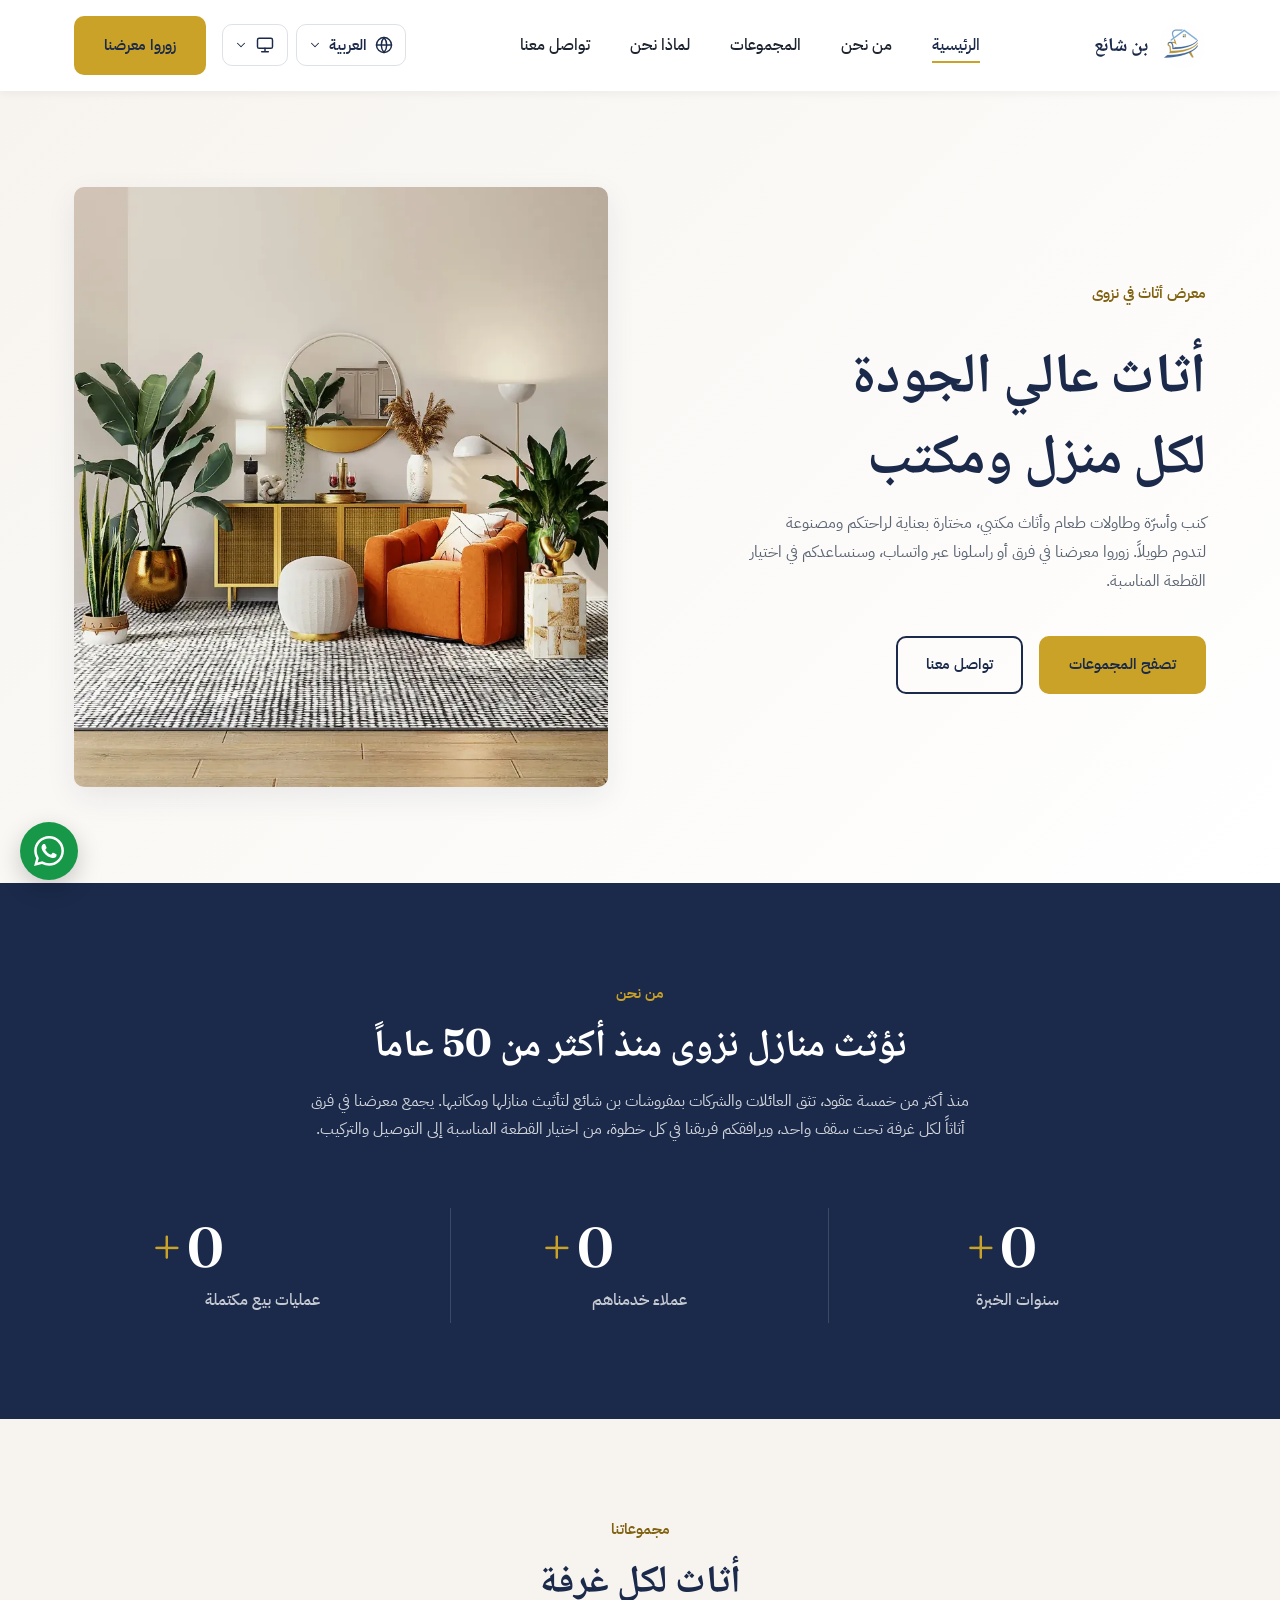
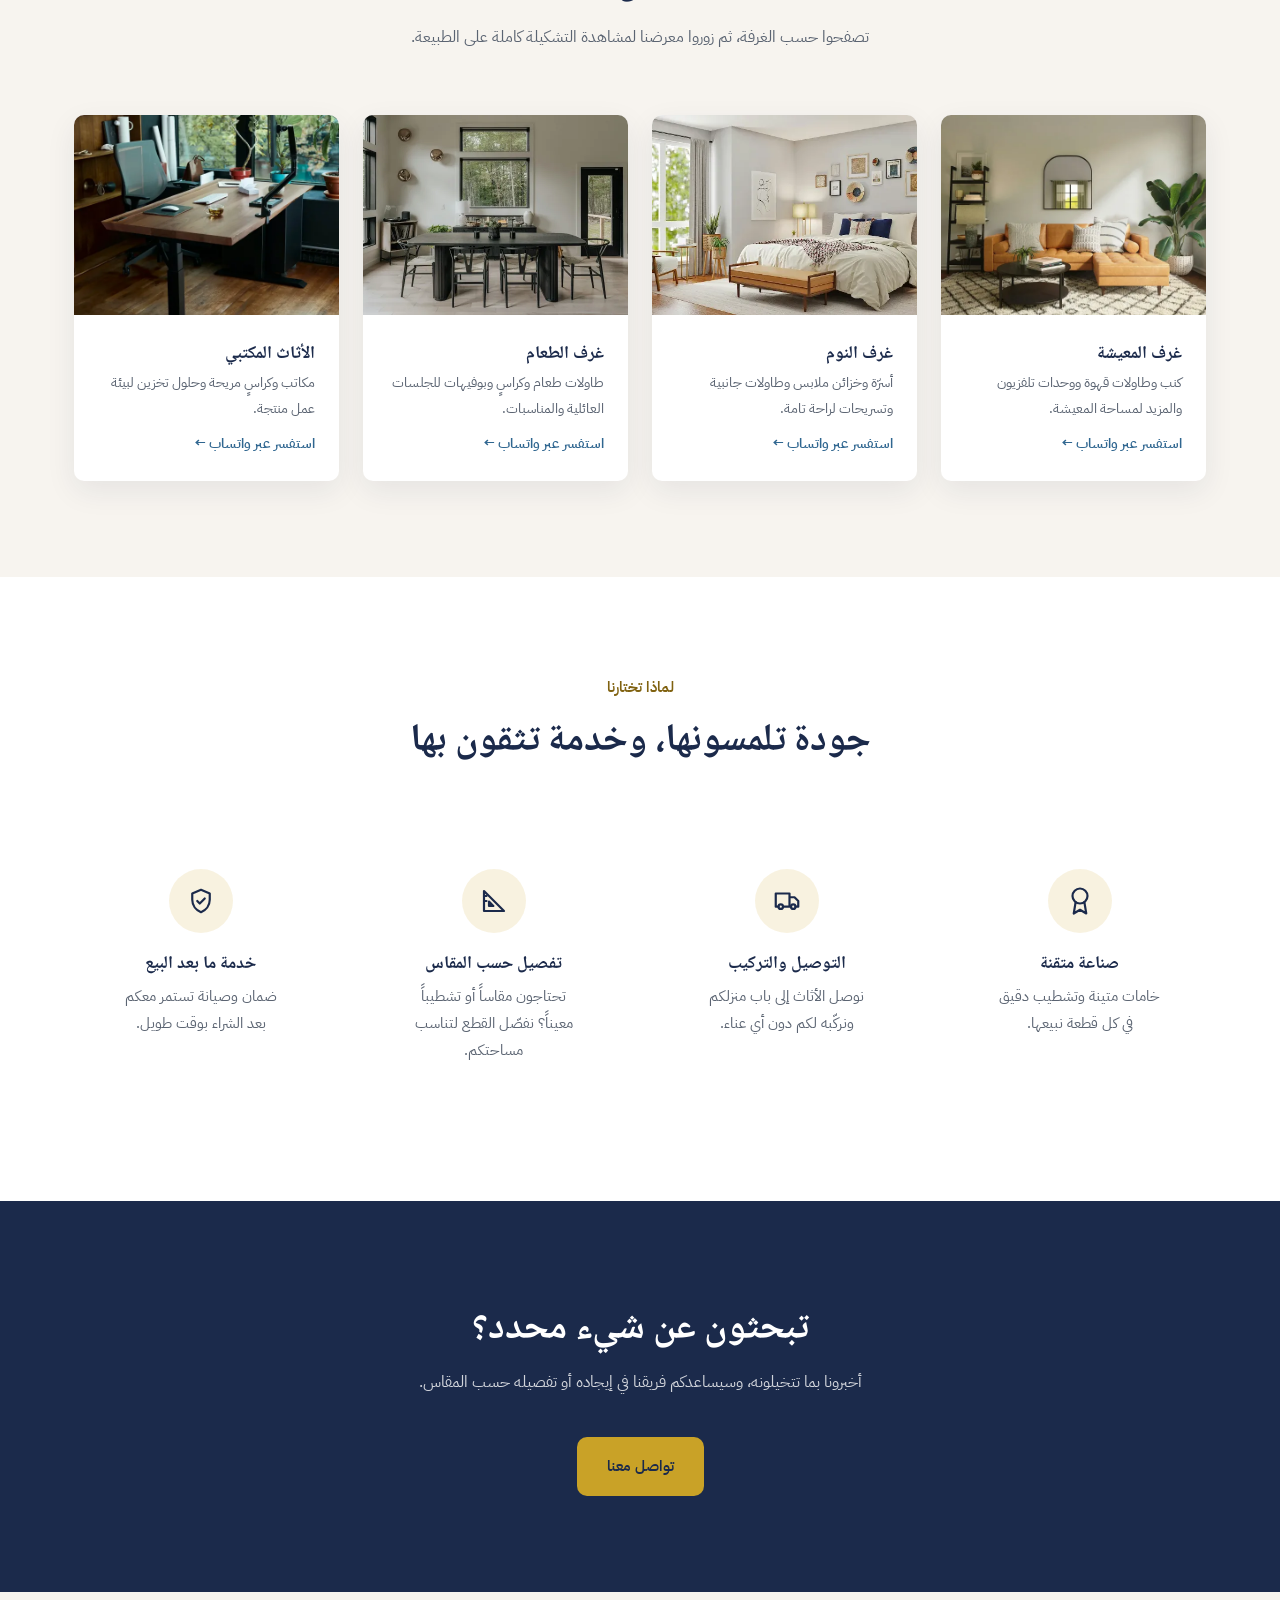
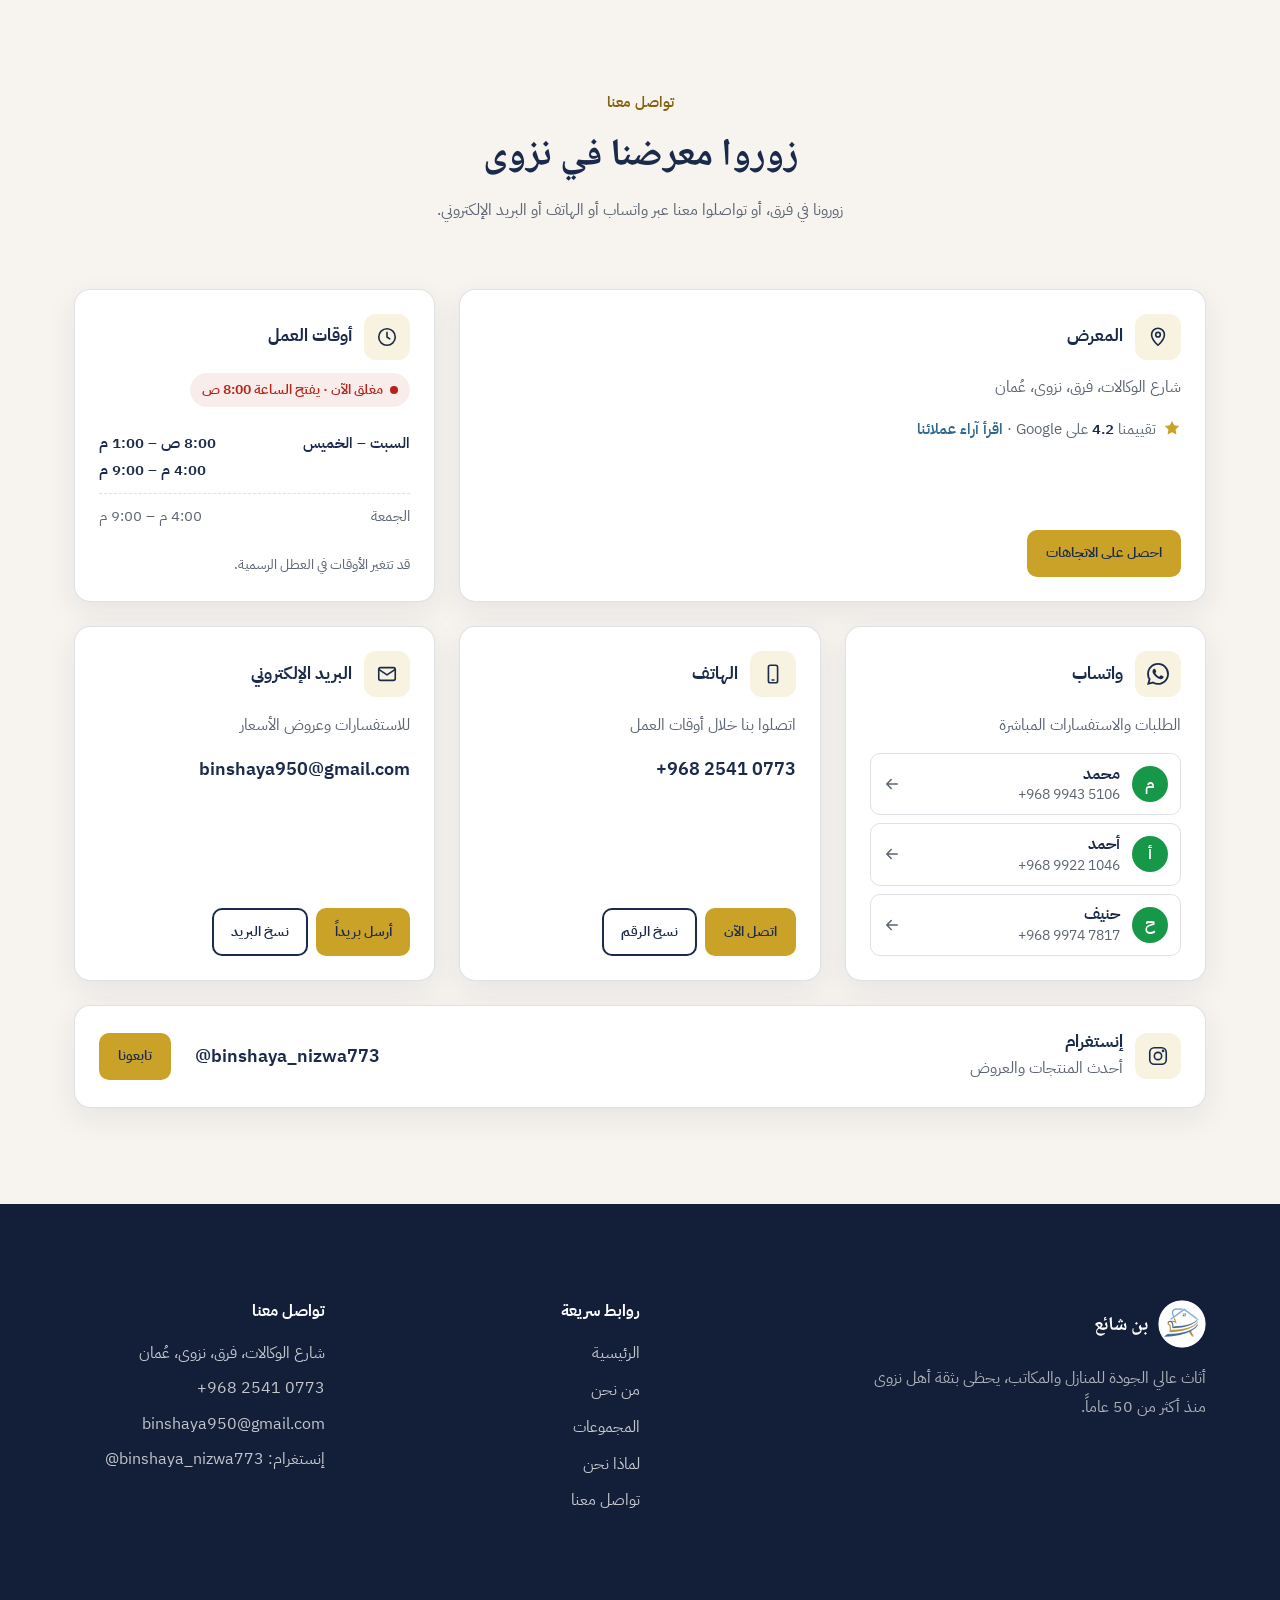
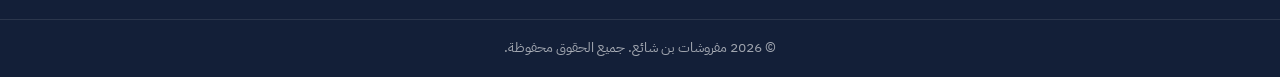
<file: docs/ar/index.html>
<!DOCTYPE html>
<html lang = "ar" dir = "rtl">
<head>
    <meta charset ="UTF-8">
    <meta name ="viewport" content="width=device-width, initial-scale=1.0">
    <meta name = "description" content = "مفروشات بن شائع، معرض أثاث في فرق، نزوى، يحظى بثقة عملائه منذ أكثر من 50 عاماً: كنب وغرف نوم وطاولات طعام وأثاث مكتبي، مع التوصيل والتركيب والتفصيل حسب المقاس.">
    <meta name = "theme-color" content = "#1B2A4B" media = "(prefers-color-scheme: light)">
    <meta name = "theme-color" content = "#111111" media = "(prefers-color-scheme: dark)">
    <meta name = "color-scheme" content = "light dark">

    <!-- Apply the saved theme before the page is drawn, so it never flashes the wrong colours -->
    <script>
        try {
            const savedTheme = localStorage.getItem('theme');
            if (savedTheme === 'light' || savedTheme === 'dark') document.documentElement.dataset.theme = savedTheme;
        } catch (error) {}
    </script>

    <title> مفروشات بن شائع | معرض أثاث في نزوى، عُمان </title>

    <link rel = "canonical" href = "https://binshaya-furniture.onrender.com/ar/">
    <link rel = "alternate" hreflang = "en" href = "https://binshaya-furniture.onrender.com/">
    <link rel = "alternate" hreflang = "ar" href = "https://binshaya-furniture.onrender.com/ar/">
    <link rel = "alternate" hreflang = "x-default" href = "https://binshaya-furniture.onrender.com/">
    <link rel = "icon" href = "../assets/images/logo-96.png" type = "image/png" sizes = "96x96">
    <link rel = "apple-touch-icon" href = "../assets/images/apple-touch-icon.png">

    <!-- Link previews when the site is shared (WhatsApp, Instagram, Facebook, X) -->
    <meta property = "og:type" content = "website">
    <meta property = "og:site_name" content = "مفروشات بن شائع">
    <meta property = "og:title" content = "مفروشات بن شائع | معرض أثاث في نزوى، عُمان">
    <meta property = "og:description" content = "كنب وغرف نوم وطاولات طعام وأثاث مكتبي من معرض في نزوى يحظى بالثقة منذ أكثر من 50 عاماً. التوصيل والتركيب والتفصيل حسب المقاس.">
    <meta property = "og:url" content = "https://binshaya-furniture.onrender.com/ar/">
    <meta property = "og:image" content = "https://binshaya-furniture.onrender.com/assets/images/og-image-ar.jpg">
    <meta property = "og:image:width" content = "1200">
    <meta property = "og:image:height" content = "630">
    <meta property = "og:image:alt" content = "معرض مفروشات بن شائع في نزوى، عُمان">
    <meta property = "og:locale" content = "ar_OM">
    <meta property = "og:locale:alternate" content = "en_US">
    <meta name = "twitter:card" content = "summary_large_image">

    <!-- Business details for Google Search and Maps -->
    <script type = "application/ld+json">
    {
        "@context": "https://schema.org",
        "@type": "FurnitureStore",
        "name": "مفروشات بن شائع",
        "alternateName": "Bin Shaya'a Furniture",
        "url": "https://binshaya-furniture.onrender.com/ar/",
        "logo": "https://binshaya-furniture.onrender.com/assets/images/logo.png",
        "image": "https://binshaya-furniture.onrender.com/assets/images/og-image-ar.jpg",
        "telephone": "+96825410773",
        "email": "binshaya950@gmail.com",
        "address": {
            "@type": "PostalAddress",
            "streetAddress": "شارع الوكالات، فرق",
            "addressLocality": "نزوى",
            "addressRegion": "الداخلية",
            "addressCountry": "OM"
        },
        "geo": {
            "@type": "GeoCoordinates",
            "latitude": 22.8949019,
            "longitude": 57.5307209
        },
        "hasMap": "https://maps.app.goo.gl/mPP3jFH5fj2A8CNR6",
        "openingHoursSpecification": [
            {
                "@type": "OpeningHoursSpecification",
                "dayOfWeek": ["Saturday", "Sunday", "Monday", "Tuesday", "Wednesday", "Thursday"],
                "opens": "08:00",
                "closes": "13:00"
            },
            {
                "@type": "OpeningHoursSpecification",
                "dayOfWeek": ["Saturday", "Sunday", "Monday", "Tuesday", "Wednesday", "Thursday", "Friday"],
                "opens": "16:00",
                "closes": "21:00"
            }
        ],
        "sameAs": ["https://www.instagram.com/binshaya_nizwa773/", "https://maps.google.com/?cid=1281486642649214182"]
    }
    </script>

    <!-- Google Fonts -->
    <link rel = "preconnect" href = "https://fonts.googleapis.com">
    <link rel = "preconnect" href = "https://fonts.gstatic.com" crossorigin>
    <link href = "https://fonts.googleapis.com/css2?family=Fraunces:opsz,wght@9..144,600..700&family=IBM+Plex+Sans+Arabic:wght@400;500;600&family=Jost:wght@600&family=Noto+Naskh+Arabic:wght@600..700&display=swap" rel = "stylesheet">

    <link rel = "stylesheet" href = "../css/style.css">

</head>
<body>

    <header class = "site-header">
        <div class = "container nav-container">

            <a href = "#home" class = "logo">
                <img src = "../assets/images/logo-96.png" class = "logo-img" alt = "" width = "96" height = "96">
                <span class = "logo-wordmark">
                    <span class = "logo-text"> بن شائع </span>
                </span>
            </a>

            <nav class = "main-nav" id = "main-nav" aria-label = "القائمة الرئيسية">
                <ul class = "nav-list" >

                    <li><a href="#home" class = "nav-link"> الرئيسية </a></li>
                    <li><a href="#about" class = "nav-link"> من نحن </a></li>
                    <li><a href="#collections" class = "nav-link"> المجموعات </a></li>
                    <li><a href="#why-us" class = "nav-link"> لماذا نحن </a></li>
                    <li><a href="#contact" class = "nav-link"> تواصل معنا </a></li>

                </ul>
            </nav>

            <div class = "header-actions">

                <div class = "dropdown">
                    <button type = "button" class = "dropdown-toggle" id = "lang-toggle" aria-label = "اللغة (العربية)" aria-haspopup = "true" aria-expanded = "false" aria-controls = "lang-menu">
                        <svg viewBox = "0 0 24 24" aria-hidden = "true"><circle cx = "12" cy = "12" r = "9"/><path d = "M3 12h18M12 3a14 14 0 0 1 0 18M12 3a14 14 0 0 0 0 18"/></svg>
                        <span class = "lang-name"> العربية </span>
                        <svg class = "chevron" viewBox = "0 0 24 24" aria-hidden = "true"><path d = "m6 9 6 6 6-6"/></svg>
                    </button>
                    <div class = "dropdown-menu" id = "lang-menu" hidden>
                        <a href = "../" class = "dropdown-item" lang = "en" hreflang = "en">
                            <span class = "lang-code"> EN </span>
                            English
                            <svg class = "check" viewBox = "0 0 24 24" aria-hidden = "true"><path d = "m5 12 5 5 9-10"/></svg>
                        </a>
                        <a href = "./" class = "dropdown-item" lang = "ar" hreflang = "ar" aria-current = "page">
                            <span class = "lang-code"> ع </span>
                            العربية
                            <svg class = "check" viewBox = "0 0 24 24" aria-hidden = "true"><path d = "m5 12 5 5 9-10"/></svg>
                        </a>
                    </div>
                </div>

                <div class = "dropdown">
                    <button type = "button" class = "dropdown-toggle" id = "theme-toggle" aria-label = "المظهر" aria-haspopup = "true" aria-expanded = "false" aria-controls = "theme-menu">
                        <svg class = "theme-icon theme-icon-light" viewBox = "0 0 24 24" aria-hidden = "true"><circle cx = "12" cy = "12" r = "4"/><path d = "M12 2v2M12 20v2M4.9 4.9l1.4 1.4M17.7 17.7l1.4 1.4M2 12h2M20 12h2M4.9 19.1l1.4-1.4M17.7 6.3l1.4-1.4"/></svg>
                        <svg class = "theme-icon theme-icon-dark" viewBox = "0 0 24 24" aria-hidden = "true"><path d = "M20 14.5A8 8 0 0 1 9.5 4a8 8 0 1 0 10.5 10.5z"/></svg>
                        <svg class = "theme-icon theme-icon-system" viewBox = "0 0 24 24" aria-hidden = "true"><rect x = "3" y = "4" width = "18" height = "12" rx = "2"/><path d = "M8 20h8M12 16v4"/></svg>
                        <svg class = "chevron" viewBox = "0 0 24 24" aria-hidden = "true"><path d = "m6 9 6 6 6-6"/></svg>
                    </button>
                    <div class = "dropdown-menu" id = "theme-menu" role = "group" aria-label = "المظهر" hidden>
                        <button type = "button" class = "dropdown-item" data-theme-choice = "light" aria-pressed = "false">
                            <svg viewBox = "0 0 24 24" aria-hidden = "true"><circle cx = "12" cy = "12" r = "4"/><path d = "M12 2v2M12 20v2M4.9 4.9l1.4 1.4M17.7 17.7l1.4 1.4M2 12h2M20 12h2M4.9 19.1l1.4-1.4M17.7 6.3l1.4-1.4"/></svg>
                            فاتح
                            <svg class = "check" viewBox = "0 0 24 24" aria-hidden = "true"><path d = "m5 12 5 5 9-10"/></svg>
                        </button>
                        <button type = "button" class = "dropdown-item" data-theme-choice = "system" aria-pressed = "true">
                            <svg viewBox = "0 0 24 24" aria-hidden = "true"><rect x = "3" y = "4" width = "18" height = "12" rx = "2"/><path d = "M8 20h8M12 16v4"/></svg>
                            حسب الجهاز
                            <svg class = "check" viewBox = "0 0 24 24" aria-hidden = "true"><path d = "m5 12 5 5 9-10"/></svg>
                        </button>
                        <button type = "button" class = "dropdown-item" data-theme-choice = "dark" aria-pressed = "false">
                            <svg viewBox = "0 0 24 24" aria-hidden = "true"><path d = "M20 14.5A8 8 0 0 1 9.5 4a8 8 0 1 0 10.5 10.5z"/></svg>
                            داكن
                            <svg class = "check" viewBox = "0 0 24 24" aria-hidden = "true"><path d = "m5 12 5 5 9-10"/></svg>
                        </button>
                    </div>
                </div>

                <a href = "#contact" class = "btn btn-primary nav-cta"> زوروا معرضنا </a>

                <button class = "nav-toggle" id = "nav-toggle" aria-label = "فتح القائمة" aria-expanded = "false" aria-controls = "main-nav">
                    <span class = "bar"></span>
                    <span class = "bar"></span>
                    <span class = "bar"></span>
                </button>

            </div>

        </div>
    </header>

    <!-- Main content (Hero section) -->

    <main>

        <section class = "hero" id = "home">
            <div class = "container hero-container">

                <div class = "hero-content">

                    <p class = "eyebrow"> معرض أثاث في نزوى </p>
                    <h1> أثاث عالي الجودة لكل منزل ومكتب </h1>
                    <p class = "hero-text">
                        كنب وأسرّة وطاولات طعام وأثاث مكتبي، مختارة بعناية لراحتكم ومصنوعة لتدوم طويلاً.
                        زوروا معرضنا في فرق أو راسلونا عبر واتساب، وسنساعدكم في اختيار القطعة المناسبة.
                    </p>

                    <div class = "hero-actions">
                        <a href = "#collections" class = "btn btn-primary"> تصفح المجموعات </a>
                        <a href = "#contact" class = "btn btn-outline"> تواصل معنا </a>
                    </div>

                </div>

                <div class = "hero-image">
                    <img src = "../assets/images/hero.webp" srcset = "../assets/images/hero-800.webp 800w, ../assets/images/hero.webp 1200w" sizes = "(max-width: 960px) calc(100vw - 48px), 534px" alt = "غرفة معيشة عصرية مع كنبة مريحة" width = "1200" height = "2133" fetchpriority = "high">
                </div>

            </div>
        </section>

        <!-- About section (the numbers count up as they scroll into view; script.js reads them from the page) -->

        <section class = "about section band" id = "about" aria-labelledby = "about-title">
            <div class = "container">

                <div class = "about-content">
                    <p class = "eyebrow"> من نحن </p>
                    <h2 id = "about-title"> نؤثث منازل نزوى منذ أكثر من 50 عاماً </h2>
                    <p>
                        منذ أكثر من خمسة عقود، تثق العائلات والشركات بمفروشات بن شائع لتأثيث منازلها ومكاتبها.
                        يجمع معرضنا في فرق أثاثاً لكل غرفة تحت سقف واحد، ويرافقكم فريقنا في كل خطوة،
                        من اختيار القطعة المناسبة إلى التوصيل والتركيب.
                    </p>
                </div>

                <ul class = "stats">
                    <li class = "stat">
                        <span class = "stat-value"><span class = "stat-plus">+</span><span class = "stat-number">50</span></span>
                        <span class = "stat-label"> سنوات الخبرة </span>
                    </li>
                    <li class = "stat">
                        <span class = "stat-value"><span class = "stat-plus">+</span><span class = "stat-number">4,000</span></span>
                        <span class = "stat-label"> عملاء خدمناهم </span>
                    </li>
                    <li class = "stat">
                        <span class = "stat-value"><span class = "stat-plus">+</span><span class = "stat-number">19,000</span></span>
                        <span class = "stat-label"> عمليات بيع مكتملة </span>
                    </li>
                </ul>

            </div>
        </section>

        <!-- Collections section -->

        <section class = "collections section section-alt" id = "collections">
            <div class = "container">

                <div class = "section-header">
                    <p class = "eyebrow"> مجموعاتنا </p>
                    <h2> أثاث لكل غرفة </h2>
                    <p class = "section-intro"> تصفحوا حسب الغرفة، ثم زوروا معرضنا لمشاهدة التشكيلة كاملة على الطبيعة. </p>
                </div>

                <div class = "collections-grid">

                    <article class = "collection-card">
                        <img src = "../assets/images/living-room.webp" srcset = "../assets/images/living-room-600.webp 600w, ../assets/images/living-room.webp 1200w" sizes = "(max-width: 720px) calc(100vw - 48px), (max-width: 960px) calc(50vw - 36px), 270px" alt = "مجموعة أثاث غرف المعيشة" width = "1200" height = "1200" loading = "lazy">
                        <div class = "collection-info">
                            <h3> غرف المعيشة </h3>
                            <p> كنب وطاولات قهوة ووحدات تلفزيون والمزيد لمساحة المعيشة.</p>
                            <a href = "#contact" class = "text-link" data-open-whatsapp data-whatsapp-message = "السلام عليكم، أتواصل معكم عبر موقعكم الإلكتروني وأود الاستفسار عن أثاث غرف المعيشة."> استفسر عبر واتساب &larr;</a>
                        </div>
                    </article>

                    <article class = "collection-card">
                        <img src = "../assets/images/bedroom.webp" srcset = "../assets/images/bedroom-600.webp 600w, ../assets/images/bedroom.webp 1200w" sizes = "(max-width: 720px) calc(100vw - 48px), (max-width: 960px) calc(50vw - 36px), 270px" alt = "مجموعة أثاث غرف النوم" width = "1200" height = "675" loading = "lazy">
                        <div class = "collection-info">
                            <h3> غرف النوم </h3>
                            <p> أسرّة وخزائن ملابس وطاولات جانبية وتسريحات لراحة تامة.</p>
                            <a href = "#contact" class = "text-link" data-open-whatsapp data-whatsapp-message = "السلام عليكم، أتواصل معكم عبر موقعكم الإلكتروني وأود الاستفسار عن أثاث غرف النوم."> استفسر عبر واتساب &larr;</a>
                        </div>
                    </article>

                    <article class = "collection-card">
                        <img src = "../assets/images/dining-room.webp" srcset = "../assets/images/dining-room-600.webp 600w, ../assets/images/dining-room.webp 1200w" sizes = "(max-width: 720px) calc(100vw - 48px), (max-width: 960px) calc(50vw - 36px), 270px" alt = "مجموعة أثاث غرف الطعام" width = "1200" height = "800" loading = "lazy">
                        <div class = "collection-info">
                            <h3> غرف الطعام </h3>
                            <p> طاولات طعام وكراسٍ وبوفيهات للجلسات العائلية والمناسبات.</p>
                            <a href = "#contact" class = "text-link" data-open-whatsapp data-whatsapp-message = "السلام عليكم، أتواصل معكم عبر موقعكم الإلكتروني وأود الاستفسار عن أثاث غرف الطعام."> استفسر عبر واتساب &larr;</a>
                        </div>
                    </article>

                    <article class = "collection-card">
                        <img src = "../assets/images/office.webp" srcset = "../assets/images/office-600.webp 600w, ../assets/images/office.webp 1200w" sizes = "(max-width: 720px) calc(100vw - 48px), (max-width: 960px) calc(50vw - 36px), 270px" alt = "مجموعة الأثاث المكتبي" width = "1200" height = "1800" loading = "lazy">
                        <div class = "collection-info">
                            <h3> الأثاث المكتبي </h3>
                            <p> مكاتب وكراسٍ مريحة وحلول تخزين لبيئة عمل منتجة.</p>
                            <a href = "#contact" class = "text-link" data-open-whatsapp data-whatsapp-message = "السلام عليكم، أتواصل معكم عبر موقعكم الإلكتروني وأود الاستفسار عن الأثاث المكتبي."> استفسر عبر واتساب &larr;</a>
                        </div>
                    </article>
                </div>
            </div>
        </section>

        <!-- Features section -->

        <section class = "features section" id = "why-us">
            <div class = "container">

                <div class = "section-header">
                    <p class = "eyebrow"> لماذا تختارنا </p>
                    <h2> جودة تلمسونها، وخدمة تثقون بها </h2>
                </div>

                <div class = "features-grid">

                    <article class = "feature-card">
                        <span class = "feature-icon" aria-hidden = "true">
                            <svg viewBox = "0 0 24 24"><circle cx = "12" cy = "8" r = "6"/><path d = "M15.5 12.9 17 22l-5-3-5 3 1.5-9.1"/></svg>
                        </span>
                        <h3> صناعة متقنة </h3>
                        <p> خامات متينة وتشطيب دقيق في كل قطعة نبيعها.</p>
                    </article>

                    <article class = "feature-card">
                        <span class = "feature-icon" aria-hidden = "true">
                            <svg viewBox = "0 0 24 24"><path d = "M3 16.5V6h11v10.5M14 9h4l3 3v4.5M3 16.5h2.2M8.8 16.5h6.4M18.8 16.5H21"/><circle cx = "7" cy = "16.5" r = "1.8"/><circle cx = "17" cy = "16.5" r = "1.8"/></svg>
                        </span>
                        <h3> التوصيل والتركيب </h3>
                        <p> نوصل الأثاث إلى باب منزلكم ونركّبه لكم دون أي عناء.</p>
                    </article>

                    <article class = "feature-card">
                        <span class = "feature-icon" aria-hidden = "true">
                            <svg viewBox = "0 0 24 24"><path d = "M4 20V4l16 16z"/><path d = "M8 16v-3.5l3.5 3.5z"/><path d = "M4 8h2M4 12h2"/></svg>
                        </span>
                        <h3> تفصيل حسب المقاس </h3>
                        <p> تحتاجون مقاساً أو تشطيباً معيناً؟ نفصّل القطع لتناسب مساحتكم.</p>
                    </article>

                    <article class = "feature-card">
                        <span class = "feature-icon" aria-hidden = "true">
                            <svg viewBox = "0 0 24 24"><path d = "M12 3l7 3v5c0 4.5-3 8.3-7 10-4-1.7-7-5.5-7-10V6z"/><path d = "m9 12 2 2 4-4"/></svg>
                        </span>
                        <h3> خدمة ما بعد البيع </h3>
                        <p> ضمان وصيانة تستمر معكم بعد الشراء بوقت طويل.</p>
                    </article>

                </div>

            </div>
        </section>

        <!-- Call-to-action section -->

        <section class = "cta section band" aria-labelledby = "cta-title">

            <div class = "container cta-container">
                <h2 id = "cta-title"> تبحثون عن شيء محدد؟ </h2>
                <p> أخبرونا بما تتخيلونه، وسيساعدكم فريقنا في إيجاده أو تفصيله حسب المقاس.</p>
                <a href = "#contact" class = "btn btn-primary"> تواصل معنا </a>
            </div>

        </section>

        <!-- Contact section -->

        <section class = "contact section section-alt" id = "contact">
            <div class = "container">

                <div class = "section-header">
                    <p class = "eyebrow"> تواصل معنا </p>
                    <h2> زوروا معرضنا في نزوى </h2>
                    <p class = "section-intro"> زورونا في فرق، أو تواصلوا معنا عبر واتساب أو الهاتف أو البريد الإلكتروني. </p>
                </div>

                <div class = "contact-cards">

                    <article class = "contact-card contact-card-showroom">
                        <div class = "contact-card-body">
                            <div class = "contact-card-head">
                                <span class = "contact-icon" aria-hidden = "true">
                                    <svg viewBox = "0 0 24 24"><path d = "M12 21s-7-6.2-7-11.5a7 7 0 0 1 14 0C19 14.8 12 21 12 21z"/><circle cx = "12" cy = "9.5" r = "2.5"/></svg>
                                </span>
                                <h3> المعرض </h3>
                            </div>
                            <p> شارع الوكالات، فرق، نزوى، عُمان </p>
                            <!-- Google rating: update the number by hand now and then -->
                            <a href = "https://maps.google.com/?cid=1281486642649214182" class = "rating-link" target = "_blank" rel = "noopener">
                                <svg viewBox = "0 0 24 24" aria-hidden = "true"><path d = "M12 2.5l2.94 5.96 6.56.95-4.75 4.63 1.12 6.54L12 17.5l-5.87 3.08 1.12-6.54L2.5 9.41l6.56-.95z"/></svg>
                                <span> تقييمنا <strong>4.2</strong> على Google &middot; <span class = "rating-more">اقرأ آراء عملائنا</span> </span>
                            </a>
                            <div class = "contact-actions">
                                <a href = "https://maps.app.goo.gl/mPP3jFH5fj2A8CNR6" class = "btn btn-primary btn-sm" target = "_blank" rel = "noopener"> احصل على الاتجاهات </a>
                            </div>
                        </div>
                        <div class = "contact-map">
                            <iframe src = "https://www.google.com/maps/embed?origin=mfe&amp;pb=!1m3!2m1!1s22.8949019,57.5307209!6i16" title = "خريطة توضح موقع معرض مفروشات بن شائع في فرق، نزوى" loading = "lazy" referrerpolicy = "no-referrer-when-downgrade" allowfullscreen></iframe>
                        </div>
                    </article>

                    <article class = "contact-card contact-card-hours">
                        <div class = "contact-card-head">
                            <span class = "contact-icon" aria-hidden = "true">
                                <svg viewBox = "0 0 24 24"><circle cx = "12" cy = "12" r = "9"/><path d = "M12 7v5l3 2"/></svg>
                            </span>
                            <h3> أوقات العمل </h3>
                        </div>
                        <p class = "open-status" id = "open-status" aria-live = "polite" hidden></p>
                        <ul class = "hours-list">
                            <li data-days = "6,0,1,2,3,4">
                                <span class = "hours-day"> السبت &ndash; الخميس </span>
                                <span class = "hours-time"> 8:00 ص &ndash; 1:00 م <br> 4:00 م &ndash; 9:00 م </span>
                            </li>
                            <li data-days = "5">
                                <span class = "hours-day"> الجمعة </span>
                                <span class = "hours-time"> 4:00 م &ndash; 9:00 م </span>
                            </li>
                        </ul>
                        <p class = "contact-note"> قد تتغير الأوقات في العطل الرسمية. </p>
                    </article>

                    <article class = "contact-card contact-card-whatsapp">
                        <div class = "contact-card-head">
                            <span class = "contact-icon" aria-hidden = "true">
                                <svg viewBox = "0 0 24 24" class = "icon-fill"><path d = "M17.472 14.382c-.297-.149-1.758-.867-2.03-.967-.273-.099-.471-.148-.67.15-.197.297-.767.966-.94 1.164-.173.199-.347.223-.644.075-.297-.15-1.255-.463-2.39-1.475-.883-.788-1.48-1.761-1.653-2.059-.173-.297-.018-.458.13-.606.134-.133.298-.347.446-.52.149-.174.198-.298.298-.497.099-.198.05-.371-.025-.52-.075-.149-.669-1.612-.916-2.207-.242-.579-.487-.5-.669-.51-.173-.008-.371-.01-.57-.01-.198 0-.52.074-.792.372-.272.297-1.04 1.016-1.04 2.479 0 1.462 1.065 2.875 1.213 3.074.149.198 2.096 3.2 5.077 4.487.709.306 1.262.489 1.694.625.712.227 1.36.195 1.871.118.571-.085 1.758-.719 2.006-1.413.248-.694.248-1.289.173-1.413-.074-.124-.272-.198-.57-.347m-5.421 7.403h-.004a9.87 9.87 0 01-5.031-1.378l-.361-.214-3.741.982.998-3.648-.235-.374a9.86 9.86 0 01-1.51-5.26c.001-5.45 4.436-9.884 9.888-9.884 2.64 0 5.122 1.03 6.988 2.898a9.825 9.825 0 012.893 6.994c-.003 5.45-4.437 9.884-9.885 9.884m8.413-18.297A11.815 11.815 0 0012.05 0C5.495 0 .16 5.335.157 11.892c0 2.096.547 4.142 1.588 5.945L.057 24l6.305-1.654a11.882 11.882 0 005.683 1.448h.005c6.554 0 11.89-5.335 11.893-11.893a11.821 11.821 0 00-3.48-8.413Z"/></svg>
                            </span>
                            <h3> واتساب </h3>
                        </div>
                        <p> الطلبات والاستفسارات المباشرة </p>
                        <ul class = "wa-contacts">
                                <li>
                                    <a href = "https://api.whatsapp.com/send?phone=96899435106&amp;text=%D8%A7%D9%84%D8%B3%D9%84%D8%A7%D9%85%20%D8%B9%D9%84%D9%8A%D9%83%D9%85%D8%8C%20%D8%A3%D8%AA%D9%88%D8%A7%D8%B5%D9%84%20%D9%85%D8%B9%D9%83%D9%85%20%D8%B9%D8%A8%D8%B1%20%D9%85%D9%88%D9%82%D8%B9%D9%83%D9%85%20%D8%A7%D9%84%D8%A5%D9%84%D9%83%D8%AA%D8%B1%D9%88%D9%86%D9%8A%20%D9%88%D8%A3%D9%88%D8%AF%20%D8%A7%D9%84%D8%A7%D8%B3%D8%AA%D9%81%D8%B3%D8%A7%D8%B1%20%D8%B9%D9%86%20%D9%85%D9%86%D8%AA%D8%AC%D8%A7%D8%AA%D9%83%D9%85." class = "wa-contact" target = "_blank" rel = "noopener">
                                        <span class = "wa-avatar" aria-hidden = "true"> م </span>
                                        <span class = "wa-contact-text">
                                            <span class = "wa-contact-name"> محمد </span>
                                            <span class = "wa-contact-number"> +968 9943 5106 </span>
                                        </span>
                                        <svg class = "arrow" viewBox = "0 0 24 24" aria-hidden = "true"><path d = "M5 12h14M13 6l6 6-6 6"/></svg>
                                    </a>
                                </li>
                                <li>
                                    <a href = "https://api.whatsapp.com/send?phone=96899221046&amp;text=%D8%A7%D9%84%D8%B3%D9%84%D8%A7%D9%85%20%D8%B9%D9%84%D9%8A%D9%83%D9%85%D8%8C%20%D8%A3%D8%AA%D9%88%D8%A7%D8%B5%D9%84%20%D9%85%D8%B9%D9%83%D9%85%20%D8%B9%D8%A8%D8%B1%20%D9%85%D9%88%D9%82%D8%B9%D9%83%D9%85%20%D8%A7%D9%84%D8%A5%D9%84%D9%83%D8%AA%D8%B1%D9%88%D9%86%D9%8A%20%D9%88%D8%A3%D9%88%D8%AF%20%D8%A7%D9%84%D8%A7%D8%B3%D8%AA%D9%81%D8%B3%D8%A7%D8%B1%20%D8%B9%D9%86%20%D9%85%D9%86%D8%AA%D8%AC%D8%A7%D8%AA%D9%83%D9%85." class = "wa-contact" target = "_blank" rel = "noopener">
                                        <span class = "wa-avatar" aria-hidden = "true"> أ </span>
                                        <span class = "wa-contact-text">
                                            <span class = "wa-contact-name"> أحمد </span>
                                            <span class = "wa-contact-number"> +968 9922 1046 </span>
                                        </span>
                                        <svg class = "arrow" viewBox = "0 0 24 24" aria-hidden = "true"><path d = "M5 12h14M13 6l6 6-6 6"/></svg>
                                    </a>
                                </li>
                                <li>
                                    <a href = "https://api.whatsapp.com/send?phone=96899747817&amp;text=%D8%A7%D9%84%D8%B3%D9%84%D8%A7%D9%85%20%D8%B9%D9%84%D9%8A%D9%83%D9%85%D8%8C%20%D8%A3%D8%AA%D9%88%D8%A7%D8%B5%D9%84%20%D9%85%D8%B9%D9%83%D9%85%20%D8%B9%D8%A8%D8%B1%20%D9%85%D9%88%D9%82%D8%B9%D9%83%D9%85%20%D8%A7%D9%84%D8%A5%D9%84%D9%83%D8%AA%D8%B1%D9%88%D9%86%D9%8A%20%D9%88%D8%A3%D9%88%D8%AF%20%D8%A7%D9%84%D8%A7%D8%B3%D8%AA%D9%81%D8%B3%D8%A7%D8%B1%20%D8%B9%D9%86%20%D9%85%D9%86%D8%AA%D8%AC%D8%A7%D8%AA%D9%83%D9%85." class = "wa-contact" target = "_blank" rel = "noopener">
                                        <span class = "wa-avatar" aria-hidden = "true"> ح </span>
                                        <span class = "wa-contact-text">
                                            <span class = "wa-contact-name"> حنيف </span>
                                            <span class = "wa-contact-number"> +968 9974 7817 </span>
                                        </span>
                                        <svg class = "arrow" viewBox = "0 0 24 24" aria-hidden = "true"><path d = "M5 12h14M13 6l6 6-6 6"/></svg>
                                    </a>
                                </li>
                        </ul>
                    </article>

                    <article class = "contact-card contact-card-hotline">
                        <div class = "contact-card-head">
                            <span class = "contact-icon" aria-hidden = "true">
                                <svg viewBox = "0 0 24 24"><rect x = "7" y = "2.5" width = "10" height = "19" rx = "2"/><path d = "M11 18.5h2"/></svg>
                            </span>
                            <h3> الهاتف </h3>
                        </div>
                        <p> اتصلوا بنا خلال أوقات العمل </p>
                        <p class = "contact-value"><a href = "tel:+96825410773" dir = "ltr"> +968 2541 0773 </a></p>
                        <div class = "contact-actions">
                            <a href = "tel:+96825410773" class = "btn btn-primary btn-sm"> اتصل الآن </a>
                            <button type = "button" class = "btn btn-outline btn-sm" data-copy = "+968 2541 0773" data-copied = "تم النسخ" aria-live = "polite"> نسخ الرقم </button>
                        </div>
                    </article>

                    <article class = "contact-card contact-card-email">
                        <div class = "contact-card-head">
                            <span class = "contact-icon" aria-hidden = "true">
                                <svg viewBox = "0 0 24 24"><rect x = "3" y = "5" width = "18" height = "14" rx = "2"/><path d = "m3 7 9 6 9-6"/></svg>
                            </span>
                            <h3> البريد الإلكتروني </h3>
                        </div>
                        <p> للاستفسارات وعروض الأسعار </p>
                        <p class = "contact-value"><a href = "mailto:binshaya950@gmail.com"> binshaya950@gmail.com </a></p>
                        <div class = "contact-actions">
                            <a href = "mailto:binshaya950@gmail.com" class = "btn btn-primary btn-sm"> أرسل بريداً </a>
                            <button type = "button" class = "btn btn-outline btn-sm" data-copy = "binshaya950@gmail.com" data-copied = "تم النسخ" aria-live = "polite"> نسخ البريد </button>
                        </div>
                    </article>

                    <article class = "contact-card contact-card-instagram">
                        <div class = "contact-card-head">
                            <span class = "contact-icon" aria-hidden = "true">
                                <svg viewBox = "0 0 24 24"><rect x = "3" y = "3" width = "18" height = "18" rx = "5"/><circle cx = "12" cy = "12" r = "4"/><circle cx = "17.5" cy = "6.5" r = "0.6"/></svg>
                            </span>
                            <div>
                                <h3> إنستغرام </h3>
                                <p> أحدث المنتجات والعروض </p>
                            </div>
                        </div>
                        <p class = "contact-value"><a href = "https://www.instagram.com/binshaya_nizwa773/" target = "_blank" rel = "noopener" dir = "ltr"> @binshaya_nizwa773 </a></p>
                        <div class = "contact-actions">
                            <a href = "https://www.instagram.com/binshaya_nizwa773/" class = "btn btn-primary btn-sm" target = "_blank" rel = "noopener"> تابعونا </a>
                        </div>
                    </article>

                </div>


            </div>
        </section>

    </main>

    <!-- Footer section -->

    <footer class = "site-footer">
        <div class = "container footer-grid">

            <div class = "footer-brand">
                <a href = "#home" class = "logo">
                    <img src = "../assets/images/logo-96.png" class = "logo-img" alt = "" width = "96" height = "96">
                    <span class = "logo-wordmark">
                        <span class = "logo-text"> بن شائع </span>
                    </span>
                </a>
                <p> أثاث عالي الجودة للمنازل والمكاتب، يحظى بثقة أهل نزوى منذ أكثر من 50 عاماً.</p>
            </div>

            <div class = "footer-links">
                <h2> روابط سريعة </h2>
                <ul>
                    <li><a href = "#home"> الرئيسية </a></li>
                    <li><a href = "#about"> من نحن </a></li>
                    <li><a href = "#collections"> المجموعات </a></li>
                    <li><a href = "#why-us"> لماذا نحن </a></li>
                    <li><a href = "#contact"> تواصل معنا </a></li>
                </ul>
            </div>

            <div class = "footer-contact">
                <h2> تواصل معنا </h2>
                <address>
                    <p> شارع الوكالات، فرق، نزوى، عُمان </p>
                    <p><a href = "tel:+96825410773" dir = "ltr"> +968 2541 0773 </a></p>
                    <p><a href = "mailto:binshaya950@gmail.com"> binshaya950@gmail.com </a></p>
                    <p><a href = "https://www.instagram.com/binshaya_nizwa773/" target = "_blank" rel = "noopener"> إنستغرام: <span dir = "ltr">@binshaya_nizwa773</span> </a></p>
                </address>
            </div>

        </div>

        <div class = "footer-bottom">
            <div class = "container">
                <p>&copy; <span id = "current-year"> 2026 </span> مفروشات بن شائع. جميع الحقوق محفوظة.</p>
            </div>
        </div>

    </footer>

    <!-- WhatsApp chat button (works without JavaScript; script.js only adds closing on outside click / Escape) -->

    <details class = "wa-widget" id = "wa-widget">
        <summary class = "wa-button">
            <svg viewBox = "0 0 24 24" aria-hidden = "true"><path d = "M17.472 14.382c-.297-.149-1.758-.867-2.03-.967-.273-.099-.471-.148-.67.15-.197.297-.767.966-.94 1.164-.173.199-.347.223-.644.075-.297-.15-1.255-.463-2.39-1.475-.883-.788-1.48-1.761-1.653-2.059-.173-.297-.018-.458.13-.606.134-.133.298-.347.446-.52.149-.174.198-.298.298-.497.099-.198.05-.371-.025-.52-.075-.149-.669-1.612-.916-2.207-.242-.579-.487-.5-.669-.51-.173-.008-.371-.01-.57-.01-.198 0-.52.074-.792.372-.272.297-1.04 1.016-1.04 2.479 0 1.462 1.065 2.875 1.213 3.074.149.198 2.096 3.2 5.077 4.487.709.306 1.262.489 1.694.625.712.227 1.36.195 1.871.118.571-.085 1.758-.719 2.006-1.413.248-.694.248-1.289.173-1.413-.074-.124-.272-.198-.57-.347m-5.421 7.403h-.004a9.87 9.87 0 01-5.031-1.378l-.361-.214-3.741.982.998-3.648-.235-.374a9.86 9.86 0 01-1.51-5.26c.001-5.45 4.436-9.884 9.888-9.884 2.64 0 5.122 1.03 6.988 2.898a9.825 9.825 0 012.893 6.994c-.003 5.45-4.437 9.884-9.885 9.884m8.413-18.297A11.815 11.815 0 0012.05 0C5.495 0 .16 5.335.157 11.892c0 2.096.547 4.142 1.588 5.945L.057 24l6.305-1.654a11.882 11.882 0 005.683 1.448h.005c6.554 0 11.89-5.335 11.893-11.893a11.821 11.821 0 00-3.48-8.413Z"/></svg>
            <span class = "visually-hidden"> تحدث معنا عبر واتساب </span>
        </summary>
        <div class = "wa-panel">
            <p class = "wa-title"> تحدث معنا عبر واتساب </p>
            <p class = "wa-subtitle"> للطلبات والاستفسارات المباشرة </p>
            <ul class = "wa-list">
                <li><a href = "https://api.whatsapp.com/send?phone=96899435106&amp;text=%D8%A7%D9%84%D8%B3%D9%84%D8%A7%D9%85%20%D8%B9%D9%84%D9%8A%D9%83%D9%85%D8%8C%20%D8%A3%D8%AA%D9%88%D8%A7%D8%B5%D9%84%20%D9%85%D8%B9%D9%83%D9%85%20%D8%B9%D8%A8%D8%B1%20%D9%85%D9%88%D9%82%D8%B9%D9%83%D9%85%20%D8%A7%D9%84%D8%A5%D9%84%D9%83%D8%AA%D8%B1%D9%88%D9%86%D9%8A%20%D9%88%D8%A3%D9%88%D8%AF%20%D8%A7%D9%84%D8%A7%D8%B3%D8%AA%D9%81%D8%B3%D8%A7%D8%B1%20%D8%B9%D9%86%20%D9%85%D9%86%D8%AA%D8%AC%D8%A7%D8%AA%D9%83%D9%85." target = "_blank" rel = "noopener"><span class = "wa-name"> محمد </span><span class = "wa-number" dir = "ltr"> +968 9943 5106 </span></a></li>
                <li><a href = "https://api.whatsapp.com/send?phone=96899221046&amp;text=%D8%A7%D9%84%D8%B3%D9%84%D8%A7%D9%85%20%D8%B9%D9%84%D9%8A%D9%83%D9%85%D8%8C%20%D8%A3%D8%AA%D9%88%D8%A7%D8%B5%D9%84%20%D9%85%D8%B9%D9%83%D9%85%20%D8%B9%D8%A8%D8%B1%20%D9%85%D9%88%D9%82%D8%B9%D9%83%D9%85%20%D8%A7%D9%84%D8%A5%D9%84%D9%83%D8%AA%D8%B1%D9%88%D9%86%D9%8A%20%D9%88%D8%A3%D9%88%D8%AF%20%D8%A7%D9%84%D8%A7%D8%B3%D8%AA%D9%81%D8%B3%D8%A7%D8%B1%20%D8%B9%D9%86%20%D9%85%D9%86%D8%AA%D8%AC%D8%A7%D8%AA%D9%83%D9%85." target = "_blank" rel = "noopener"><span class = "wa-name"> أحمد </span><span class = "wa-number" dir = "ltr"> +968 9922 1046 </span></a></li>
                <li><a href = "https://api.whatsapp.com/send?phone=96899747817&amp;text=%D8%A7%D9%84%D8%B3%D9%84%D8%A7%D9%85%20%D8%B9%D9%84%D9%8A%D9%83%D9%85%D8%8C%20%D8%A3%D8%AA%D9%88%D8%A7%D8%B5%D9%84%20%D9%85%D8%B9%D9%83%D9%85%20%D8%B9%D8%A8%D8%B1%20%D9%85%D9%88%D9%82%D8%B9%D9%83%D9%85%20%D8%A7%D9%84%D8%A5%D9%84%D9%83%D8%AA%D8%B1%D9%88%D9%86%D9%8A%20%D9%88%D8%A3%D9%88%D8%AF%20%D8%A7%D9%84%D8%A7%D8%B3%D8%AA%D9%81%D8%B3%D8%A7%D8%B1%20%D8%B9%D9%86%20%D9%85%D9%86%D8%AA%D8%AC%D8%A7%D8%AA%D9%83%D9%85." target = "_blank" rel = "noopener"><span class = "wa-name"> حنيف </span><span class = "wa-number" dir = "ltr"> +968 9974 7817 </span></a></li>
            </ul>
        </div>
    </details>

    <script src = "../js/script.js"></script>

</body>
</html>
</file>
<file: docs/css/style.css>
/* --- Reset --- */

*, *::before, *::after {
  box-sizing: border-box;
  margin: 0;
  padding: 0;
}

html {
  scroll-behavior: smooth;
  scroll-padding-top: 90px; /* keeps anchored sections clear of the sticky header (88px tall on desktop) */
}

img {
  max-width: 100%;
  height: auto;
  display: block;
}

ul {
  list-style: none;
}

a {
  text-decoration: none;
  color: inherit;
}

button {
  font: inherit;
  cursor: pointer;
}


/* --- Design tokens --- */
:root {
  /* Colors */
  --color-navy: #1B2A4B;
  --color-navy-dark: #131F38;
  --color-gold: #C9A227;
  --color-gold-dark: #B48E1F;
  --color-gold-text: #806210; /* gold that stays readable as small text on light backgrounds */
  --color-blue: #2F6690;
  --color-blue-light: #8FC1E3;
  --color-offwhite: #F7F4EF;
  --color-white: #FFFFFF;
  --color-text: #1E2430;
  --color-text-light: #5B6472;

  /* Theme colours: what each part of the page uses.
     Light values here; dark values further down. */
  color-scheme: light;
  --bg: #FFFFFF;
  --bg-alt: #F7F4EF;
  --surface: #FFFFFF;
  --heading: #1B2A4B;
  --text: #1E2430;
  --text-muted: #5B6472;
  --accent-text: #806210;
  --link: #2F6690;
  --focus: #2F6690;
  --icon: #1B2A4B;
  --icon-bg: rgba(201, 162, 39, 0.14);
  --border: rgba(27, 42, 75, 0.14);
  --header-bg: #FFFFFF;
  --header-bg-scrolled: rgba(255, 255, 255, 0.96);
  --band-bg: #1B2A4B; /* navy strips: About and the call to action */
  --footer-bg: #131F38;
  --success: #12753A;
  --success-bg: rgba(18, 117, 58, 0.1);
  --danger: #B42318;
  --danger-bg: rgba(180, 35, 24, 0.08);

  /* Typography */
  /* Fraunces for English headings, Noto Naskh Arabic for Arabic ones;
     IBM Plex Sans Arabic covers body text in both languages */
  --font-heading: 'Fraunces', 'Noto Naskh Arabic', serif;
  --font-body: 'IBM Plex Sans Arabic', sans-serif;
  --font-brand: 'Jost', 'Noto Naskh Arabic', sans-serif; /* logo name only */

  /* Spacing scale */
  --space-xs: 0.5rem;
  --space-sm: 1rem;
  --space-md: 1.5rem;
  --space-lg: 2.5rem;
  --space-xl: 4rem;
  --space-2xl: 6rem;

  /* Shape & motion */
  --radius: 10px;
  --radius-lg: 16px;
  --shadow: 0 10px 30px rgba(27, 42, 75, 0.08);
  --shadow-lg: 0 18px 40px rgba(27, 42, 75, 0.14);
  --transition: 0.3s ease;

  /* Layout */
  --container-width: 1180px;
}

/* Dark theme: chosen in the theme menu, or "System" when the device is set to dark.
   Black and dark grey with gold accents; the navy bands turn dark grey, so there is no blue.
   The two blocks below hold the same values; change both together. */
:root[data-theme="dark"] {
  color-scheme: dark;
  --bg: #111111;
  --bg-alt: #181818;
  --surface: #202020;
  --heading: #F5F5F5;
  --text: #E0E0E0;
  --text-muted: #A8A8A8;
  --accent-text: #DDB955;
  --link: #8FC1E3;
  --focus: #8FC1E3;
  --icon: #E3C064;
  --icon-bg: rgba(221, 185, 85, 0.12);
  --border: rgba(255, 255, 255, 0.1);
  --header-bg: #111111;
  --header-bg-scrolled: rgba(17, 17, 17, 0.92);
  --band-bg: #262626;
  --footer-bg: #0A0A0A;
  --success: #5BD08A;
  --success-bg: rgba(91, 208, 138, 0.12);
  --danger: #F97066;
  --danger-bg: rgba(249, 112, 102, 0.12);
  --shadow: 0 10px 30px rgba(0, 0, 0, 0.4);
  --shadow-lg: 0 18px 40px rgba(0, 0, 0, 0.5);
}

@media (prefers-color-scheme: dark) {
  :root:not([data-theme="light"]) {
    color-scheme: dark;
    --bg: #111111;
    --bg-alt: #181818;
    --surface: #202020;
    --heading: #F5F5F5;
    --text: #E0E0E0;
    --text-muted: #A8A8A8;
    --accent-text: #DDB955;
    --link: #8FC1E3;
    --focus: #8FC1E3;
    --icon: #E3C064;
    --icon-bg: rgba(221, 185, 85, 0.12);
    --border: rgba(255, 255, 255, 0.1);
    --header-bg: #111111;
    --header-bg-scrolled: rgba(17, 17, 17, 0.92);
    --band-bg: #262626;
    --footer-bg: #0A0A0A;
    --success: #5BD08A;
    --success-bg: rgba(91, 208, 138, 0.12);
    --danger: #F97066;
    --danger-bg: rgba(249, 112, 102, 0.12);
    --shadow: 0 10px 30px rgba(0, 0, 0, 0.4);
    --shadow-lg: 0 18px 40px rgba(0, 0, 0, 0.5);
  }
}


/* Typography and utility classes */

body {
  font-family: var(--font-body);
  color: var(--text);
  line-height: 1.6;
  background: var(--bg);
  transition: background-color var(--transition), color var(--transition);
  -webkit-font-smoothing: antialiased;
}

strong {
  font-weight: 600; /* the body font is loaded up to 600 */
}

p {
  text-wrap: pretty; /* avoids a single word left alone on the last line */
}

h1, h2, h3 {
  font-family: var(--font-heading);
  font-weight: 600;
  line-height: 1.2;
  color: var(--heading);
  text-wrap: balance; /* spreads words evenly so no word is left alone on the last line */
}

h2 {
  font-size: clamp(1.8rem, 3vw, 2.5rem);
  margin-bottom: var(--space-sm);
}

/* Keyboard focus ring: blue on light sections, gold on the navy ones */
:focus-visible {
  outline: 3px solid var(--focus);
  outline-offset: 3px;
}

.band :focus-visible,
.site-footer :focus-visible {
  outline-color: var(--color-gold);
}

/* --- Layout utilities --- */
.container {
  max-width: var(--container-width);
  margin-inline: auto;
  padding-inline: var(--space-md);
}

.section {
  padding-block: var(--space-2xl);
}

.section-alt {
  background: var(--bg-alt);
}

.section-header {
  text-align: center;
  max-width: 600px;
  margin-inline: auto;
  margin-bottom: var(--space-xl);
}

.section-intro {
  color: var(--text-muted);
}

/* Hidden on screen but still read out by screen readers */
.visually-hidden {
  position: absolute;
  width: 1px;
  height: 1px;
  margin: -1px;
  overflow: hidden;
  clip: rect(0, 0, 0, 0);
  white-space: nowrap;
  border: 0;
}

.eyebrow {
  display: inline-block;
  text-transform: uppercase;
  letter-spacing: 0.08em;
  font-size: 0.85rem;
  font-weight: 600;
  color: var(--accent-text);
  margin-bottom: var(--space-xs);
}

/* --- Buttons --- */
.btn {
  display: inline-flex;
  align-items: center;
  justify-content: center;
  padding: 0.85rem 1.75rem;
  border-radius: var(--radius);
  font-weight: 600;
  font-size: 0.95rem;
  border: 2px solid transparent;
  transition: var(--transition);
}

.btn-primary {
  background: var(--color-gold);
  color: var(--color-navy);
}

.btn-primary:hover {
  background: var(--color-gold-dark);
  transform: translateY(-2px);
}

.btn-outline {
  background: transparent;
  border-color: var(--heading);
  color: var(--heading);
}

.btn-outline:hover {
  background: var(--heading);
  color: var(--bg);
  transform: translateY(-2px);
}

.btn-sm {
  padding: 0.55rem 1.05rem;
  font-size: 0.9rem;
}


/* --- Header and navigation --- */

.site-header {
  position: sticky;
  top: 0;
  z-index: 100;
  background: var(--header-bg);
  box-shadow: 0 2px 10px rgba(0, 0, 0, 0.05);
  transition: box-shadow var(--transition), background-color var(--transition);
}

/* Added by script.js once the page is scrolled */
.site-header.scrolled {
  background: var(--header-bg-scrolled);
  backdrop-filter: blur(8px);
  box-shadow: 0 1px 0 var(--border), 0 6px 20px rgba(27, 42, 75, 0.12); /* the hairline keeps it apart from the page in dark mode */
}

.nav-container {
  display: flex;
  align-items: center;
  justify-content: space-between;
  padding-block: var(--space-sm);
}

.logo {
  display: flex;
  align-items: center;
  gap: 0.6rem;
}

.logo-img {
  width: 48px;
  height: 48px;
  border-radius: 50%;
  object-fit: cover;
}

.logo-wordmark {
  display: flex;
  flex-direction: column;
  line-height: 1.05;
}

.logo-text {
  font-family: var(--font-brand);
  font-weight: 600;
  font-size: 1.35rem;
  letter-spacing: 0.01em;
  color: var(--heading);
}

.logo-tagline {
  margin-top: 4px;
  font-size: 0.62rem;
  font-weight: 600;
  letter-spacing: 0.32em;
  text-transform: uppercase;
  color: var(--accent-text);
}

.nav-list {
  display: flex;
  gap: var(--space-lg);
}

.nav-link {
  font-weight: 500;
  position: relative;
  padding-block: 0.25rem;
}

.nav-link::after {
  content: '';
  position: absolute;
  inset-inline-start: 0;
  bottom: -2px;
  width: 0;
  height: 2px;
  background: var(--color-gold);
  transition: var(--transition);
}

.nav-link:hover::after,
.nav-link:focus-visible::after,
.nav-link.active::after {
  width: 100%;
}

.nav-link.active {
  color: var(--heading);
}

/* Right side of the header: language, theme, showroom button, menu toggle */
.header-actions {
  display: flex;
  align-items: center;
  gap: var(--space-xs);
}

.nav-cta {
  margin-inline-start: var(--space-xs);
}

/* Dropdown menus: language and theme */
.dropdown {
  position: relative;
}

.dropdown-toggle {
  display: inline-flex;
  align-items: center;
  justify-content: center;
  gap: 0.45rem;
  height: 42px;
  min-width: 42px;
  padding-inline: 0.7rem;
  border: 1px solid var(--border);
  border-radius: var(--radius);
  background: transparent;
  color: var(--heading);
  font-size: 0.95rem;
  font-weight: 600;
  transition: var(--transition);
}

.dropdown-toggle:hover,
.dropdown-toggle[aria-expanded="true"] {
  background: var(--bg-alt);
  border-color: var(--color-gold);
}

/* Small line icons inside the toggles and menus */
.dropdown svg {
  flex-shrink: 0;
  width: 20px;
  height: 20px;
  fill: none;
  stroke: currentColor;
  stroke-width: 1.75;
  stroke-linecap: round;
  stroke-linejoin: round;
}

.dropdown-toggle .chevron {
  width: 14px;
  height: 14px;
  transition: transform var(--transition);
}

.dropdown-toggle[aria-expanded="true"] .chevron {
  transform: rotate(180deg);
}

/* The theme toggle shows the icon of the current choice */
.theme-icon {
  display: none;
}

:root[data-theme="light"] .theme-icon-light,
:root[data-theme="dark"] .theme-icon-dark,
:root:not([data-theme]) .theme-icon-system {
  display: block;
}

.dropdown-menu {
  position: absolute;
  top: calc(100% + 8px);
  inset-inline-end: 0;
  z-index: 110;
  display: flex;
  flex-direction: column;
  gap: 2px;
  min-width: 190px;
  padding: 0.4rem;
  background: var(--surface);
  border: 1px solid var(--border);
  border-radius: var(--radius);
  box-shadow: var(--shadow-lg);
  animation: dropdown-in 0.18s ease;
}

.dropdown-menu[hidden] {
  display: none;
}

@keyframes dropdown-in {
  from {
    opacity: 0;
    transform: translateY(-6px);
  }
}

.dropdown-item {
  display: flex;
  align-items: center;
  gap: 0.65rem;
  width: 100%;
  padding: 0.65rem 0.75rem;
  border: 0;
  border-radius: 8px;
  background: none;
  color: var(--text);
  font-size: 1rem;
  font-weight: 500;
  text-align: start;
  transition: var(--transition);
}

.dropdown-item:hover {
  background: var(--bg-alt);
  color: var(--heading);
}

.dropdown-item[aria-pressed="true"],
.dropdown-item[aria-current="page"] {
  background: var(--icon-bg);
  color: var(--heading);
  font-weight: 600;
}

/* Tick shown next to the current choice */
.dropdown-item .check {
  margin-inline-start: auto;
  color: var(--accent-text);
  visibility: hidden;
}

.dropdown-item[aria-pressed="true"] .check,
.dropdown-item[aria-current="page"] .check {
  visibility: visible;
}

/* Language codes in the menu (EN / ع) */
.lang-code {
  display: inline-flex;
  align-items: center;
  justify-content: center;
  min-width: 28px;
  height: 22px;
  padding-inline: 0.3rem;
  border-radius: 6px;
  background: var(--bg-alt);
  color: var(--heading);
  font-size: 0.75rem;
  font-weight: 600;
}

.nav-toggle {
  display: none;
  flex-direction: column;
  gap: 5px;
  padding: 10px 7px; /* bigger tap area around the three bars */
  background: none;
  border: none;
}

.nav-toggle .bar {
  width: 26px;
  height: 3px;
  background: var(--heading);
  border-radius: 2px;
  transition: var(--transition);
}

/* Hamburger turns into an X while the menu is open (bars are 3px + 5px gap = 8px apart) */
.nav-toggle.active .bar:nth-child(1) {
  transform: translateY(8px) rotate(45deg);
}

.nav-toggle.active .bar:nth-child(2) {
  opacity: 0;
}

.nav-toggle.active .bar:nth-child(3) {
  transform: translateY(-8px) rotate(-45deg);
}


/* --- Hero Section --- */

.hero {
  padding-block: var(--space-2xl);
  background: linear-gradient(135deg, var(--bg-alt) 0%, var(--bg) 100%);
}

.hero-container {
  display: grid;
  grid-template-columns: 1fr 1fr;
  gap: var(--space-xl);
  align-items: center;
}

.hero-content h1 {
  font-size: clamp(2.2rem, 5vw, 3.5rem);
  margin-block: var(--space-sm);
}

.hero-text {
  color: var(--text-muted);
  margin-bottom: var(--space-lg);
  max-width: 480px;
}

.hero-actions {
  display: flex;
  gap: var(--space-sm);
  flex-wrap: wrap;
}

/* The hero photo is a tall portrait, so crop it to a steadier shape */
.hero-image img {
  width: 100%;
  aspect-ratio: 4 / 5;
  max-height: 600px;
  object-fit: cover;
  object-position: center 65%;
  border-radius: var(--radius);
  box-shadow: var(--shadow);
}


/* --- Features Section --- */

.features-grid {
  display: grid;
  grid-template-columns: repeat(4, 1fr);
  gap: var(--space-lg);
}

.feature-card {
  text-align: center;
  padding: var(--space-lg);
  border-radius: var(--radius);
  transition: var(--transition);
}

.feature-card:hover {
  transform: translateY(-6px);
  box-shadow: var(--shadow);
}

.feature-icon {
  display: inline-flex;
  align-items: center;
  justify-content: center;
  width: 64px;
  height: 64px;
  border-radius: 50%;
  background: var(--icon-bg);
  color: var(--icon);
  margin-bottom: var(--space-sm);
  transition: var(--transition);
}

/* Shared look for the line icons (features and contact) */
.feature-icon svg,
.contact-icon svg {
  width: 30px;
  height: 30px;
  fill: none;
  stroke: currentColor;
  stroke-width: 1.75;
  stroke-linecap: round;
  stroke-linejoin: round;
}

.feature-card:hover .feature-icon {
  background: var(--color-gold);
  color: var(--color-navy);
}

.feature-card h3 {
  font-size: 1.1rem;
  margin-bottom: 0.5rem;
}

.feature-card p {
  color: var(--text-muted);
  font-size: 0.95rem;
}


/* --- Collections Section --- */

.collections-grid {
  display: grid;
  grid-template-columns: repeat(4, 1fr);
  gap: var(--space-md);
}

.collection-card {
  display: flex;
  flex-direction: column;
  border-radius: var(--radius);
  overflow: hidden;
  background: var(--surface);
  box-shadow: var(--shadow);
  transition: var(--transition);
}

.collection-card:hover {
  transform: translateY(-6px);
  box-shadow: var(--shadow-lg);
}

.collection-card img {
  width: 100%;
  height: 200px;
  object-fit: cover;
  transition: transform 0.6s ease;
}

.collection-card:hover img {
  transform: scale(1.05);
}

.collection-info {
  flex: 1;
  display: flex;
  flex-direction: column;
  align-items: flex-start;
  padding: var(--space-md);
}

/* Keeps the enquiry links lined up along the bottom of every card */
.collection-info .text-link {
  margin-top: auto;
}

.collection-info h3 {
  font-size: 1.1rem;
  margin-bottom: 0.3rem;
}

.collection-info p {
  color: var(--text-muted);
  font-size: 0.9rem;
  margin-bottom: 0.6rem;
}

.text-link {
  color: var(--link);
  font-weight: 600;
  font-size: 0.9rem;
  transition: var(--transition);
}

.text-link:hover {
  color: var(--accent-text);
}


/* --- Navy bands (About and CTA) --- */

.band {
  background: var(--band-bg);
  color: var(--color-white);
  text-align: center;
}

.band h2 {
  color: var(--color-white);
}

.band p {
  color: rgba(255, 255, 255, 0.8);
}

.band .eyebrow {
  color: var(--color-gold);
}


/* --- About Section --- */

.about-content {
  max-width: 680px;
  margin-inline: auto;
  margin-bottom: var(--space-xl);
}

.stats {
  display: grid;
  grid-template-columns: repeat(3, 1fr);
}

.stat {
  padding: var(--space-xs) var(--space-md);
}

.stat + .stat {
  border-inline-start: 1px solid rgba(255, 255, 255, 0.15);
}

.stat-value {
  direction: ltr; /* "+50" reads the same way on the Arabic page */
  display: flex;
  justify-content: center;
  align-items: baseline;
  gap: 0.08em;
  font-family: var(--font-heading);
  font-size: clamp(2.5rem, 5vw, 3.5rem);
  font-weight: 600;
  line-height: 1.1;
  color: var(--color-white);
  font-variant-numeric: lining-nums tabular-nums;
}

/* script.js holds this at its final width while counting, so the "+" stays put */
.stat-number {
  text-align: left;
}

.stat-plus {
  color: var(--color-gold);
}

.stat-label {
  display: block;
  margin-top: var(--space-xs);
  color: rgba(255, 255, 255, 0.75);
  font-weight: 500;
}


/* --- CTA Section --- */

.cta p {
  margin-bottom: var(--space-lg);
  max-width: 500px;
  margin-inline: auto;
}

/* --- Contact Section --- */

.contact-cards {
  display: grid;
  grid-template-columns: repeat(3, 1fr);
  grid-template-areas:
    "showroom showroom hours"
    "whatsapp hotline email"
    "instagram instagram instagram";
  gap: var(--space-md);
}

.contact-card-showroom { grid-area: showroom; }
.contact-card-hours { grid-area: hours; }
.contact-card-whatsapp { grid-area: whatsapp; }
.contact-card-hotline { grid-area: hotline; }
.contact-card-email { grid-area: email; }
.contact-card-instagram { grid-area: instagram; }

.contact-card {
  display: flex;
  flex-direction: column;
  gap: 0.85rem;
  padding: var(--space-md);
  background: var(--surface);
  border: 1px solid var(--border);
  border-radius: var(--radius-lg);
  box-shadow: var(--shadow);
  transition: var(--transition);
}

.contact-card:hover {
  transform: translateY(-4px);
  border-color: rgba(201, 162, 39, 0.55);
  box-shadow: var(--shadow-lg);
}

.contact-card-head {
  display: flex;
  align-items: center;
  gap: 0.75rem;
}

.contact-card h3 {
  font-family: var(--font-body);
  font-size: 1.05rem;
  font-weight: 600;
}

.contact-card p {
  color: var(--text-muted);
}

.contact-icon {
  flex-shrink: 0;
  display: inline-flex;
  align-items: center;
  justify-content: center;
  width: 46px;
  height: 46px;
  border-radius: 12px;
  background: var(--icon-bg);
  color: var(--icon);
  transition: var(--transition);
}

.contact-card:hover .contact-icon {
  background: var(--color-gold);
  color: var(--color-navy);
}

.contact-icon svg {
  width: 22px;
  height: 22px;
}

.contact-icon svg.icon-fill {
  fill: currentColor;
  stroke: none;
}

/* Main detail of a card: phone number, email, handle */
.contact-card .contact-value {
  color: var(--heading);
  font-size: 1.15rem;
  font-weight: 600;
  overflow-wrap: anywhere;
}

.contact-actions {
  display: flex;
  flex-wrap: wrap;
  gap: var(--space-xs);
  margin-top: auto; /* keeps buttons along the bottom of every card */
}

.contact-note {
  margin-top: auto;
  font-size: 0.85rem;
}

/* Showroom: details on one side, the map on the other */
.contact-card-showroom {
  display: grid;
  grid-template-columns: 1fr 1.4fr;
  gap: var(--space-md);
}

.contact-card-body {
  display: flex;
  flex-direction: column;
  gap: 0.85rem;
}

/* Google rating link under the showroom address */
.rating-link {
  display: inline-flex;
  align-items: flex-start;
  gap: 0.45rem;
  align-self: flex-start;
  color: var(--text-muted);
  font-size: 0.95rem;
}

.rating-link svg {
  flex-shrink: 0;
  width: 18px;
  height: 18px;
  margin-top: 0.2rem; /* level with the first line of text */
  fill: var(--color-gold);
}

.rating-link strong {
  color: var(--heading);
}

.rating-more {
  color: var(--link);
  font-weight: 600;
  white-space: nowrap;
  transition: var(--transition);
}

.rating-link:hover .rating-more {
  color: var(--accent-text);
}

/* Instagram: one slim row */
.contact-card-instagram {
  flex-direction: row;
  flex-wrap: wrap;
  align-items: center;
  gap: var(--space-sm) var(--space-md);
}

.contact-card-instagram .contact-card-head {
  flex: 1;
  min-width: 220px;
}

.contact-card-instagram .contact-actions {
  margin-top: 0;
}

/* Opening hours */
.open-status {
  display: inline-flex;
  align-items: center;
  gap: 0.45rem;
  align-self: flex-start;
  padding: 0.3rem 0.75rem;
  border-radius: 999px;
  font-size: 0.85rem;
  font-weight: 600;
}

.open-status::before {
  content: '';
  width: 8px;
  height: 8px;
  border-radius: 50%;
  background: currentColor;
}

.open-status.is-open {
  background: var(--success-bg);
  color: var(--success);
}

.open-status.is-closed {
  background: var(--danger-bg);
  color: var(--danger);
}

.hours-list li {
  display: flex;
  justify-content: space-between;
  gap: var(--space-sm);
  padding: 0.55rem 0;
  border-bottom: 1px dashed var(--border);
  color: var(--text-muted);
  font-size: 0.95rem;
}

.hours-list li:last-child {
  border-bottom: 0;
}

.hours-time {
  text-align: end;
}

.hours-list li.is-today {
  color: var(--heading);
  font-weight: 600;
}

/* WhatsApp contacts */
.wa-contacts {
  display: flex;
  flex-direction: column;
  gap: 0.5rem;
}

.wa-contact {
  display: flex;
  align-items: center;
  gap: 0.75rem;
  padding: 0.6rem 0.75rem;
  border: 1px solid var(--border);
  border-radius: var(--radius);
  transition: var(--transition);
}

.wa-contact:hover {
  border-color: #179848;
  background: rgba(23, 152, 72, 0.08);
}

.wa-avatar {
  flex-shrink: 0;
  display: inline-flex;
  align-items: center;
  justify-content: center;
  width: 36px;
  height: 36px;
  border-radius: 50%;
  background: #179848;
  color: var(--color-white);
  font-weight: 600;
}

.wa-contact-text {
  display: flex;
  flex-direction: column;
  line-height: 1.35;
}

.wa-contact-name {
  color: var(--heading);
  font-weight: 600;
}

.wa-contact-number {
  color: var(--text-muted);
  font-size: 0.9rem;
  direction: ltr;
  unicode-bidi: isolate; /* keeps "+968 ..." in the right order on the Arabic page */
  text-align: start;
}

.wa-contact .arrow {
  width: 18px;
  height: 18px;
  margin-inline-start: auto;
  fill: none;
  stroke: var(--text-muted);
  stroke-width: 2;
  stroke-linecap: round;
  stroke-linejoin: round;
  transition: var(--transition);
}

.wa-contact:hover .arrow {
  stroke: #179848;
  transform: translateX(3px);
}

[dir="rtl"] .wa-contact .arrow {
  scale: -1 1;
}

[dir="rtl"] .wa-contact:hover .arrow {
  transform: translateX(-3px);
}

.contact-map iframe {
  display: block;
  width: 100%;
  height: 100%;
  min-height: 240px;
  border: 0;
  border-radius: var(--radius);
}


/* --- WhatsApp chat button --- */

.wa-widget {
  position: fixed;
  inset-inline-end: 20px;
  bottom: 20px;
  z-index: 90;
}

.wa-button {
  list-style: none; /* hides the default ▶ marker of <summary> */
  display: flex;
  align-items: center;
  justify-content: center;
  width: 58px;
  height: 58px;
  border-radius: 50%;
  background: #179848; /* WhatsApp green, darkened so the white icon stays clear */
  color: var(--color-white);
  box-shadow: 0 8px 24px rgba(0, 0, 0, 0.2);
  cursor: pointer;
  transition: var(--transition);
}

.wa-button::-webkit-details-marker {
  display: none;
}

.wa-button:hover {
  transform: scale(1.06);
}

.wa-button svg {
  width: 30px;
  height: 30px;
  fill: currentColor;
}

.wa-panel {
  position: absolute;
  inset-inline-end: 0;
  bottom: calc(100% + 12px);
  width: 280px;
  padding: var(--space-md);
  background: var(--surface);
  border: 1px solid var(--border);
  border-radius: var(--radius);
  box-shadow: var(--shadow-lg);
}

.wa-title {
  font-weight: 600;
  color: var(--heading);
}

.wa-subtitle {
  font-size: 0.85rem;
  color: var(--text-muted);
  margin-bottom: var(--space-xs);
}

.wa-list a {
  display: flex;
  justify-content: space-between;
  gap: var(--space-xs);
  padding: 0.6rem 0.75rem;
  margin-inline: -0.75rem;
  border-radius: 8px;
  transition: var(--transition);
}

.wa-list a:hover {
  background: var(--bg-alt);
}

.wa-name {
  font-weight: 600;
  color: var(--heading);
}

.wa-number {
  color: var(--text-muted);
  font-size: 0.9rem;
}


/* --- Footer --- */

.site-footer {
  background: var(--footer-bg);
  color: rgba(255, 255, 255, 0.85);
}

.footer-grid {
  display: grid;
  grid-template-columns: 2fr 1fr 1fr;
  gap: var(--space-xl);
  padding-block: var(--space-2xl);
}

.footer-brand .logo-text {
  color: var(--color-white);
}

.footer-brand .logo-tagline {
  color: var(--color-gold);
}

.footer-brand p {
  max-width: 340px;
  margin-top: var(--space-sm);
  color: rgba(255, 255, 255, 0.65);
}

.footer-links h2,
.footer-contact h2 {
  font-family: var(--font-body);
  font-weight: 600;
  color: var(--color-white);
  font-size: 1rem;
  margin-bottom: var(--space-sm);
}

.footer-links li {
  margin-bottom: 0.5rem;
}

.footer-links a,
.footer-contact a {
  color: rgba(255, 255, 255, 0.75);
  transition: var(--transition);
}

.footer-links a:hover,
.footer-contact a:hover {
  color: var(--color-gold);
}

.footer-contact address {
  font-style: normal;
}

.footer-contact address p {
  margin-bottom: 0.4rem;
  color: rgba(255, 255, 255, 0.75);
}

.footer-bottom {
  border-top: 1px solid rgba(255, 255, 255, 0.1);
  padding-block: var(--space-sm);
  text-align: center;
  font-size: 0.85rem;
  color: rgba(255, 255, 255, 0.6);
}


/* --- 404 page --- */

.error-page {
  min-height: 100vh;
  display: grid;
  place-items: center;
  text-align: center;
  padding-block: var(--space-xl);
  background: linear-gradient(135deg, var(--bg-alt) 0%, var(--bg) 100%);
}

.error-logo {
  justify-content: center;
  margin-bottom: var(--space-lg);
}

.error-code {
  font-family: var(--font-heading);
  font-size: clamp(5rem, 18vw, 9rem);
  font-weight: 700;
  line-height: 1;
  color: var(--color-gold);
}

.error-page h1 {
  font-size: clamp(1.8rem, 4vw, 2.5rem);
  margin-block: var(--space-xs) var(--space-sm);
}

.error-text {
  color: var(--text-muted);
  max-width: 420px;
  text-wrap: balance;
  margin: 0 auto var(--space-lg);
}

.error-actions {
  justify-content: center;
}

.error-text-ar {
  margin-top: var(--space-lg);
  margin-bottom: 0;
}


/* --- Scroll reveal (classes added by script.js) --- */

.reveal {
  opacity: 0;
  translate: 0 24px;
  /* hover effects keep their own speed; only the fade-in is delayed */
  transition:
    opacity 0.6s ease var(--reveal-delay, 0s),
    translate 0.6s ease var(--reveal-delay, 0s),
    transform var(--transition),
    box-shadow var(--transition);
}

.reveal.visible {
  opacity: 1;
  translate: 0 0;
}

/* Cards in a row appear one after another */
.reveal:nth-child(2) { --reveal-delay: 0.1s; }
.reveal:nth-child(3) { --reveal-delay: 0.2s; }
.reveal:nth-child(4) { --reveal-delay: 0.3s; }


/* --- Responsive Design --- */

/* Below 1100px the links no longer fit beside the buttons, so they move into the menu button */
@media (max-width: 1100px) {
  .nav-list {
    display: none;
  }

  .nav-toggle {
    display: flex;
  }

  .main-nav.open .nav-list {
    display: flex;
    flex-direction: column;
    gap: var(--space-sm);
    position: absolute;
    top: 100%;
    left: 0;
    right: 0;
    background: var(--surface);
    padding: var(--space-md);
    box-shadow: var(--shadow);
  }
}

@media (max-width: 960px) {
  /* Tablets and phones drop the showroom button, leaving room for the language and theme buttons */
  .nav-cta {
    display: none;
  }

  .hero-container {
    grid-template-columns: 1fr;
    text-align: center;
  }

  .hero-text {
    margin-inline: auto;
  }

  .hero-actions {
    justify-content: center;
  }

  .features-grid,
  .collections-grid {
    grid-template-columns: repeat(2, 1fr);
  }

  .footer-grid {
    grid-template-columns: 1fr 1fr;
  }

  .footer-brand {
    grid-column: 1 / -1;
  }

  .contact-cards {
    grid-template-columns: repeat(2, 1fr);
    grid-template-areas:
      "showroom showroom"
      "hours whatsapp"
      "hotline email"
      "instagram instagram";
  }
}

@media (max-width: 720px) {
  .lang-name {
    display: none;
  }

  .hero,
  .section {
    padding-block: var(--space-xl);
  }

  .feature-card {
    padding: var(--space-md);
  }

  .features-grid,
  .collections-grid {
    grid-template-columns: 1fr;
  }

  .footer-grid {
    grid-template-columns: 1fr;
    text-align: center;
  }

  .footer-brand .logo {
    justify-content: center;
  }

  .footer-brand p {
    margin-inline: auto;
  }

  .contact-cards {
    grid-template-columns: 1fr;
    grid-template-areas:
      "showroom"
      "hours"
      "whatsapp"
      "hotline"
      "email"
      "instagram";
  }

  .contact-card-showroom {
    grid-template-columns: 1fr;
  }

  .stats {
    grid-template-columns: 1fr;
  }

  .stat {
    padding: var(--space-md) 0;
  }

  .stat + .stat {
    border-inline-start: 0;
    border-top: 1px solid rgba(255, 255, 255, 0.15);
  }
}

/* Very small phones: keep the logo, language, theme and menu buttons on one line */
@media (max-width: 420px) {
  .logo-text {
    font-size: 1.05rem;
  }

  .header-actions {
    gap: 0.35rem;
  }

  .dropdown-toggle {
    padding-inline: 0.5rem;
  }

  .logo-tagline {
    letter-spacing: 0.24em;
  }
}


/* --- Arabic page (right-to-left) --- */

html[lang="ar"] body {
  line-height: 1.8; /* Arabic letters need a little more room between lines */
}

html[lang="ar"] h1,
html[lang="ar"] h2,
html[lang="ar"] h3 {
  font-weight: 700;
  line-height: 1.45;
}

html[lang="ar"] .logo-text {
  font-family: var(--font-heading);
  font-size: 1.2rem;
  font-weight: 700;
  letter-spacing: 0;
  line-height: 1.45;
}

/* Spacing out or capitalising letters would break Arabic joined script */
html[lang="ar"] .eyebrow {
  letter-spacing: 0;
  text-transform: none;
  font-size: 0.95rem;
}


/* Respect the "reduce motion" setting in the visitor's OS */
@media (prefers-reduced-motion: reduce) {
  html {
    scroll-behavior: auto;
  }

  *, *::before, *::after {
    transition: none !important;
  }

  .btn-primary:hover,
  .btn-outline:hover,
  .feature-card:hover,
  .collection-card:hover,
  .collection-card:hover img,
  .contact-card:hover,
  .wa-contact:hover .arrow,
  .wa-button:hover {
    transform: none;
  }

  .dropdown-menu {
    animation: none;
  }
}
</file>
